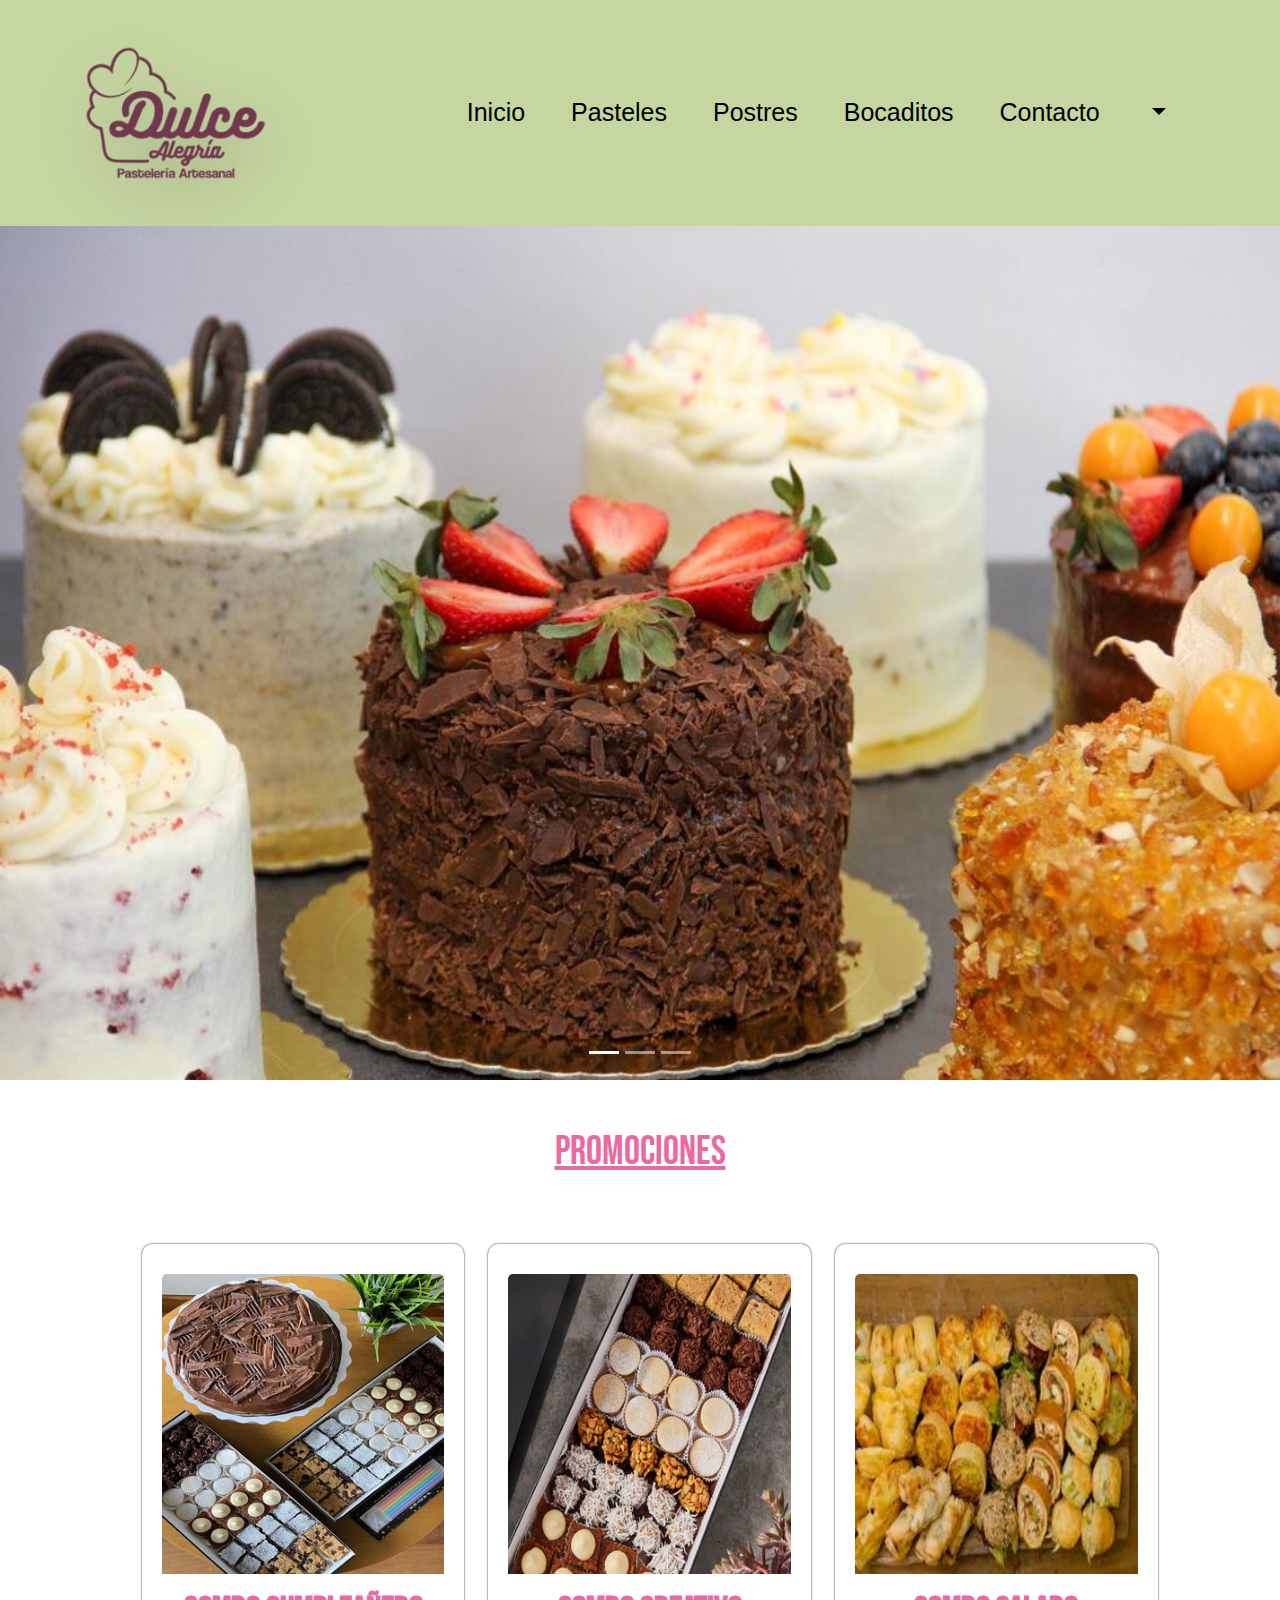
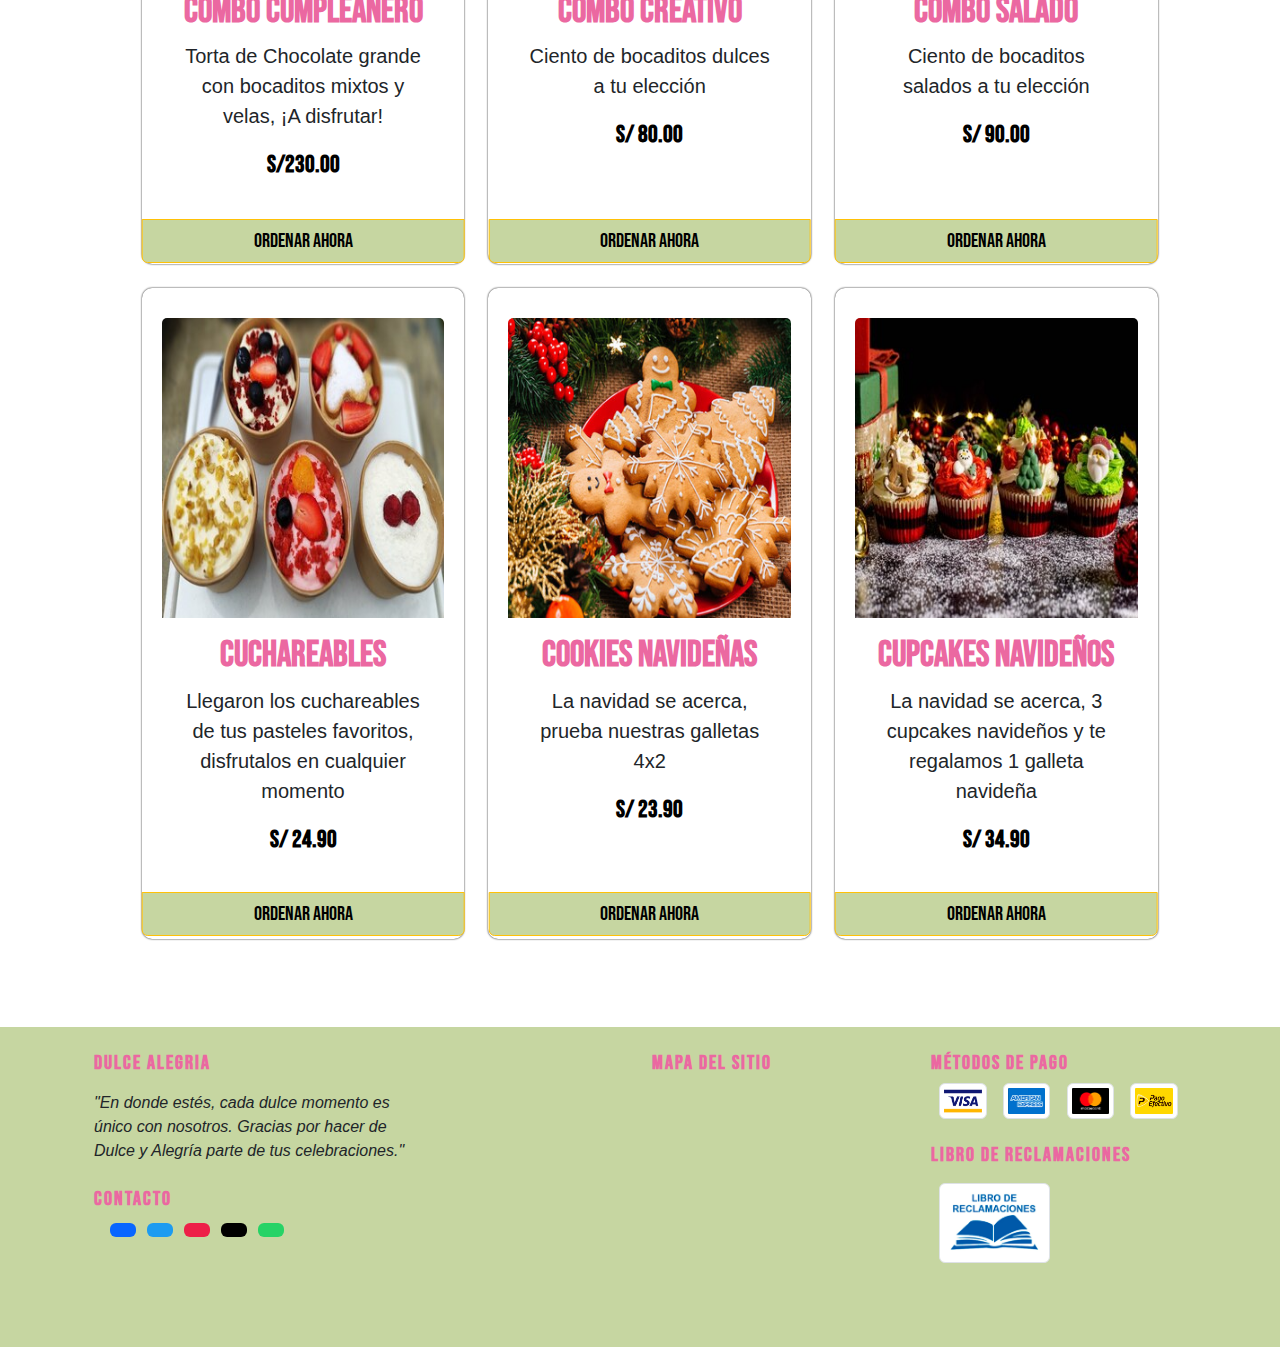
<file: Dulce Alegría/index.html>
<!DOCTYPE html>
<html lang="es">
<head>
    <meta charset="UTF-8">
    <meta name="viewport" content="width=device-width, initial-scale=1.0">
    <title>Dulce Alegría</title>
    <link rel="icon" type="image/x-icon" href="media/iconlogo.ico">
    <link href="https://cdn.jsdelivr.net/npm/bootstrap@5.3.3/dist/css/bootstrap.min.css" rel="stylesheet" integrity="sha384-QWTKZyjpPEjISv5WaRU9OFeRpok6YctnYmDr5pNlyT2bRjXh0JMhjY6hW+ALEwIH" crossorigin="anonymous">
    <link rel="stylesheet" href="https://cdnjs.cloudflare.com/ajax/libs/font-awesome/6.5.2/css/all.min.css" integrity="sha512-SnH5WK+bZxgPHs44uWIX+LLJAJ9/2PkPKZ5QiAj6Ta86w+fsb2TkcmfRyVX3pBnMFcV7oQPJkl9QevSCWr3W6A==" crossorigin="anonymous" referrerpolicy="no-referrer" />
    <link rel="preconnect" href="https://fonts.googleapis.com">
    <link rel="preconnect" href="https://fonts.gstatic.com" crossorigin>
    <link href="https://fonts.googleapis.com/css2?family=Bebas+Neue&display=swap" rel="stylesheet">
    <script src="https://code.jquery.com/jquery-3.6.0.min.js"></script>
    <link rel="stylesheet" href="css/style.css">
</head>
<body>
  <nav class="navbar navbar-expand-lg bg-body-tertiary" style="background-color: #C6D6A1 !important;">
      <div class="container-fluid">
          <a class="navbar-brand" href="#">
              <img class="sombra" src="media/logo.png" alt="Logo" width="200" height="200" class="d-inline-block align-text-top">
          </a>
        <button class="navbar-toggler" type="button" data-bs-toggle="collapse" data-bs-target="#navbarSupportedContent" aria-controls="navbarSupportedContent" aria-expanded="false" aria-label="Toggle navigation">
          <span class="navbar-toggler-icon"></span>
        </button>
        <div class="collapse navbar-collapse texto-dulce" id="navbarSupportedContent">
          <ul class="navbar-nav ms-auto mb-2 mb-lg-0">
            <li class="nav-item">
              <a class="nav-link active" aria-current="page" href="#">Inicio</a>
            </li>
            <li class="nav-item">
              <a class="nav-link active" href="pages/Pasteles.html">Pasteles</a>
            </li>
            <li class="nav-item">
              <a class="nav-link active" href="pages/Postres.html">Postres</a>
            </li>
            <li class="nav-item">
              <a class="nav-link active" href="pages/Bocaditos.html">Bocaditos</a>
            </li>
            <li class="nav-item">
              <a class="nav-link active" href="#footer"> Contacto </a> 
            </li>
            <li class="nav-item dropdown" id="user-menu">
              <a class="nav-link active dropdown-toggle" href="#" role="button" data-bs-toggle="dropdown" aria-expanded="false">
                <i class="fas fa-user"></i>
              </a>            
              <ul class="dropdown-menu">
                <li><a class="dropdown-item" href="pages/InicioSesion.html">Inicio de Sesión</a></li>
                <li><a class="dropdown-item" href="pages/Registro.html">Registro</a></li>
              </ul>
            </li>
            <li class="nav-item"> 
                <a class="carrito" href="pages/Delivery.html">
                  <i class="fa-solid fa-cart-shopping" style="color: #000000; margin-top: 13px;"></i>
                </a>
            </li>
          </ul>
        </div>
      </div>
  </nav>
  <div id="carouselExampleIndicators" class="carousel slide" data-bs-ride="carousel">
    <div class="carousel-indicators">
      <button type="button" data-bs-target="#carouselExampleIndicators" data-bs-slide-to="0" class="active" aria-current="true" aria-label="Slide 1"></button>
      <button type="button" data-bs-target="#carouselExampleIndicators" data-bs-slide-to="1" aria-label="Slide 2"></button>
      <button type="button" data-bs-target="#carouselExampleIndicators" data-bs-slide-to="2" aria-label="Slide 3"></button>
    </div>
    <div class="carousel-inner">
      <div class="carousel-item active" data-bs-interval="3500">
        <img src="media/Tortas.jpg" class ="d-block w-100" alt="...">
      </div>
      <div class="carousel-item" data-bs-interval="3500">
        <img src="media/muffins2.jpg" class="d-block w-100" alt="...">
      </div>
      <div class="carousel-item" data-bs-interval="3500">
        <img src="media/trufas2.jpg" class="d-block w-100" alt="...">
      </div>
    </div>
    <button class="carousel-control-prev" type="button" data-bs-target="#carouselExampleIndicators" data-bs-slide="prev">
      <span class="carousel-control-prev-icon" aria-hidden="true"></span>
      <span class="visually-hidden">Previous</span>
    </button>
    <button class="carousel-control-next" type="button" data-bs-target="#carouselExampleIndicators" data-bs-slide="next">
      <span class="carousel-control-next-icon" aria-hidden="true"></span>
      <span class="visually-hidden">Next</span>
    </button>
  </div>
  <div class="container mt-5" id="promociones">
  <h1 class="d-flex justify-content-center mt-5" style="color: #EB68A1; text-decoration: underline">Promociones</h1>
  <div id="alert-container"></div>
    <section class="productos">
        <div class="row">
            <div class="col-lg-4 col-md-6 col-sm-12 mb-4">
                <div class="card">
                    <img src="media/promo1.jpg" class="card-img-top" alt="Promoción 1">
                    <div class="card-body">
                        <h5 class="card-title">Combo Cumpleañero</h5>
                        <p class="card-text">Torta de Chocolate grande con bocaditos mixtos y velas, ¡A disfrutar!</p>
                        <p class="card-price">S/230.00</p>
                        <a href="#promociones" class="btn btn-warning mt-2 order-button color" >Ordenar Ahora</a>
                    </div>
                </div>
            </div>
            <div class="col-lg-4 col-md-6 col-sm-12 mb-4">
                <div class="card">
                    <img src="media/promo2.jpg" class="card-img-top" alt="Promocion 2">
                    <div class="card-body">
                        <h5 class="card-title">Combo Creativo</h5>
                        <p class="card-text">Ciento de bocaditos dulces a tu elección</p>
                        <p class="card-price">S/ 80.00</p>
                        <a href="#promociones" class="btn btn-warning mt-2 order-button color" >Ordenar Ahora</a>
                    </div>
                </div>
            </div>
            <div class="col-lg-4 col-md-6 col-sm-12 mb-4">
                <div class="card">
                    <img src="media/promo3.jpeg" class="card-img-top" alt="Promocion 3">
                    <div class="card-body">
                        <h5 class="card-title">Combo Salado</h5>
                        <p class="card-text">Ciento de bocaditos salados a tu elección</p>
                        <p class="card-price">S/ 90.00</p>
                        <a href="#promociones" class="btn btn-warning mt-2 order-button color" >Ordenar Ahora</a>
                    </div>
                </div>
            </div>
            
            <div class="col-lg-4 col-md-6 col-sm-12 mb-4">
              <div class="card">
                  <img src="media/promo5.jpg" class="card-img-top" alt="Promocion 5">
                  <div class="card-body">
                      <h5 class="card-title">Cuchareables</h5>
                      <p class="card-text">Llegaron los cuchareables de tus pasteles favoritos, disfrutalos en cualquier momento</p>
                      <p class="card-price">S/ 24.90</p>
                      <a href="#promociones" class="btn btn-warning mt-2 order-button color" >Ordenar Ahora</a>
                  </div>
              </div>
            </div>
            <div class="col-lg-4 col-md-6 col-sm-12 mb-4">
              <div class="card">
                  <img src="media/promo4.jpg" class="card-img-top" alt="Promocion 4">
                  <div class="card-body">
                    <h5 class="card-title">Cookies Navideñas</h5>
                    <p class="card-text">La navidad se acerca, prueba nuestras galletas 4x2</p>
                      <p class="card-price">S/ 23.90</p>
                      <a href="#promociones" class="btn btn-warning mt-2 order-button color" >Ordenar Ahora</a>
                  </div>
              </div>
            </div>
            <div class="col-lg-4 col-md-6 col-sm-12 mb-4">
              <div class="card">
                  <img src="media/promo6.jpg" class="card-img-top" alt="Promocion 6">
                  <div class="card-body">
                    <h5 class="card-title">Cupcakes Navideños</h5>
                    <p class="card-text">La navidad se acerca, 3 cupcakes navideños y te regalamos 1 galleta navideña</p>
                      <p class="card-price">S/ 34.90</p>
                      <a href="#promociones" class="btn btn-warning mt-2 order-button color" >Ordenar Ahora</a>
                  </div>
              </div>
            </div>
          </div>
    </section>
  </div>
 
  <footer id="footer">
    <div class="container p-4 mt-4">
      <div class="row">
        <div class="col-lg-6 col-md-12 mb-4">
          <h5 class="mb-3" style="letter-spacing: 2px; color: #EB68A1;">Dulce Alegria</h5>
          <p class="mb-4 texto-dulce" style="font-style: italic;" >
            "En donde estés, cada dulce momento es 
              <br>
              único con nosotros. Gracias por hacer de
              <br>
              Dulce y Alegría parte de tus celebraciones."
          </p>
          <h5 class="mb-2 " style="letter-spacing: 2px; color: #EB68A1; font-weight: bold;">Contacto</h5>
          <div class="container">
            <section class="mb-4">
              <a class="btn text-white btn-floating m-1" style="background-color: #0866ff;" href="#footer"  role="button"><i class="fab fa-facebook-f"></i></a>
              <a class="btn text-white btn-floating m-1" style="background-color: #1d9bf0;" href="#footer"  role="button"><i class="fab fa-twitter"></i></a>
              <a class="btn text-white btn-floating m-1" style="background-color: #ed2048;" href="#footer"  role="button"><i class="fab fa-instagram"></i></a>
              <a class="btn text-white btn-floating m-1" style="background-color: #000000;" href="#footer"  role="button"><i class="fab fa-tiktok"></i></a>
              <a class="btn text-white btn-floating m-1" style="background-color: #26d366;" href="#footer"  role="button"><i class="fab fa-whatsapp"></i></a>
            </section>
          </div>
        </div>
        <div class="col-lg-3 col-md-6 mb-4"> 
          <h5 class="mb-3" style="letter-spacing: 2px; color: #EB68A1"> Mapa del Sitio</h5>
          <div class="mapa">
            <iframe src="https://www.google.com/maps/embed?pb=!1m17!1m12!1m3!1d975.216938717923!2d-77.03439173038214!3d-12.121199688051727!2m3!1f0!2f0!3f0!3m2!1i1024!2i768!4f13.1!3m2!1m1!2zMTLCsDA3JzE2LjMiUyA3N8KwMDInMDEuNSJX!5e0!3m2!1ses!2spe!4v1717560423430!5m2!1ses!2spe" 
            width="200" height="200" style="border:0;" allowfullscreen="" loading="lazy" referrerpolicy="no-referrer-when-downgrade"></iframe>
          </div>
        </div>
        <div class="col-lg-3 col-md-6 mb-2">
          <h5 class="mb-0" style="letter-spacing: 2px; color: #EB68A1; font-weight: bold;">Métodos de Pago</h5>
          <div class="d-flex flex-row bd-highlight mb-3">
            <div class="p-2 bd-highlight flex-*-shrink-1"><img src="media/visaicon.png" class="img-thumbnail"></div>
            <div class="p-2 bd-highlight flex-*-shrink-1"><img src="media/amexpicon.png" class="img-thumbnail"></div>
            <div class="p-2 bd-highlight flex-*-shrink-1"><img src="media/mastercardicon.png" class="img-thumbnail"></div>
            <div class="p-2 bd-highlight flex-*-shrink-1"><img src="media/pageficon.png" class="img-thumbnail"></div>
          </div>
          <h5 class="" style="letter-spacing: 2px; color: #EB68A1; font-weight: bold;">Libro de Reclamaciones</h5>
          <div class="p-2 bd-highlight flex-*-shrink-1" style="width: 50%;"><img src="media/librec.png" class="img-thumbnail"></div>
        </div>
      </div>
    </div>
  </footer>
  <script src="https://cdn.jsdelivr.net/npm/bootstrap@5.3.3/dist/js/bootstrap.bundle.min.js" integrity="sha384-YvpcrYf0tY3lHB60NNkmXc5s9fDVZLESaAA55NDzOxhy9GkcIdslK1eN7N6jIeHz" crossorigin="anonymous"></script>
  
</body>
</html>
</file>
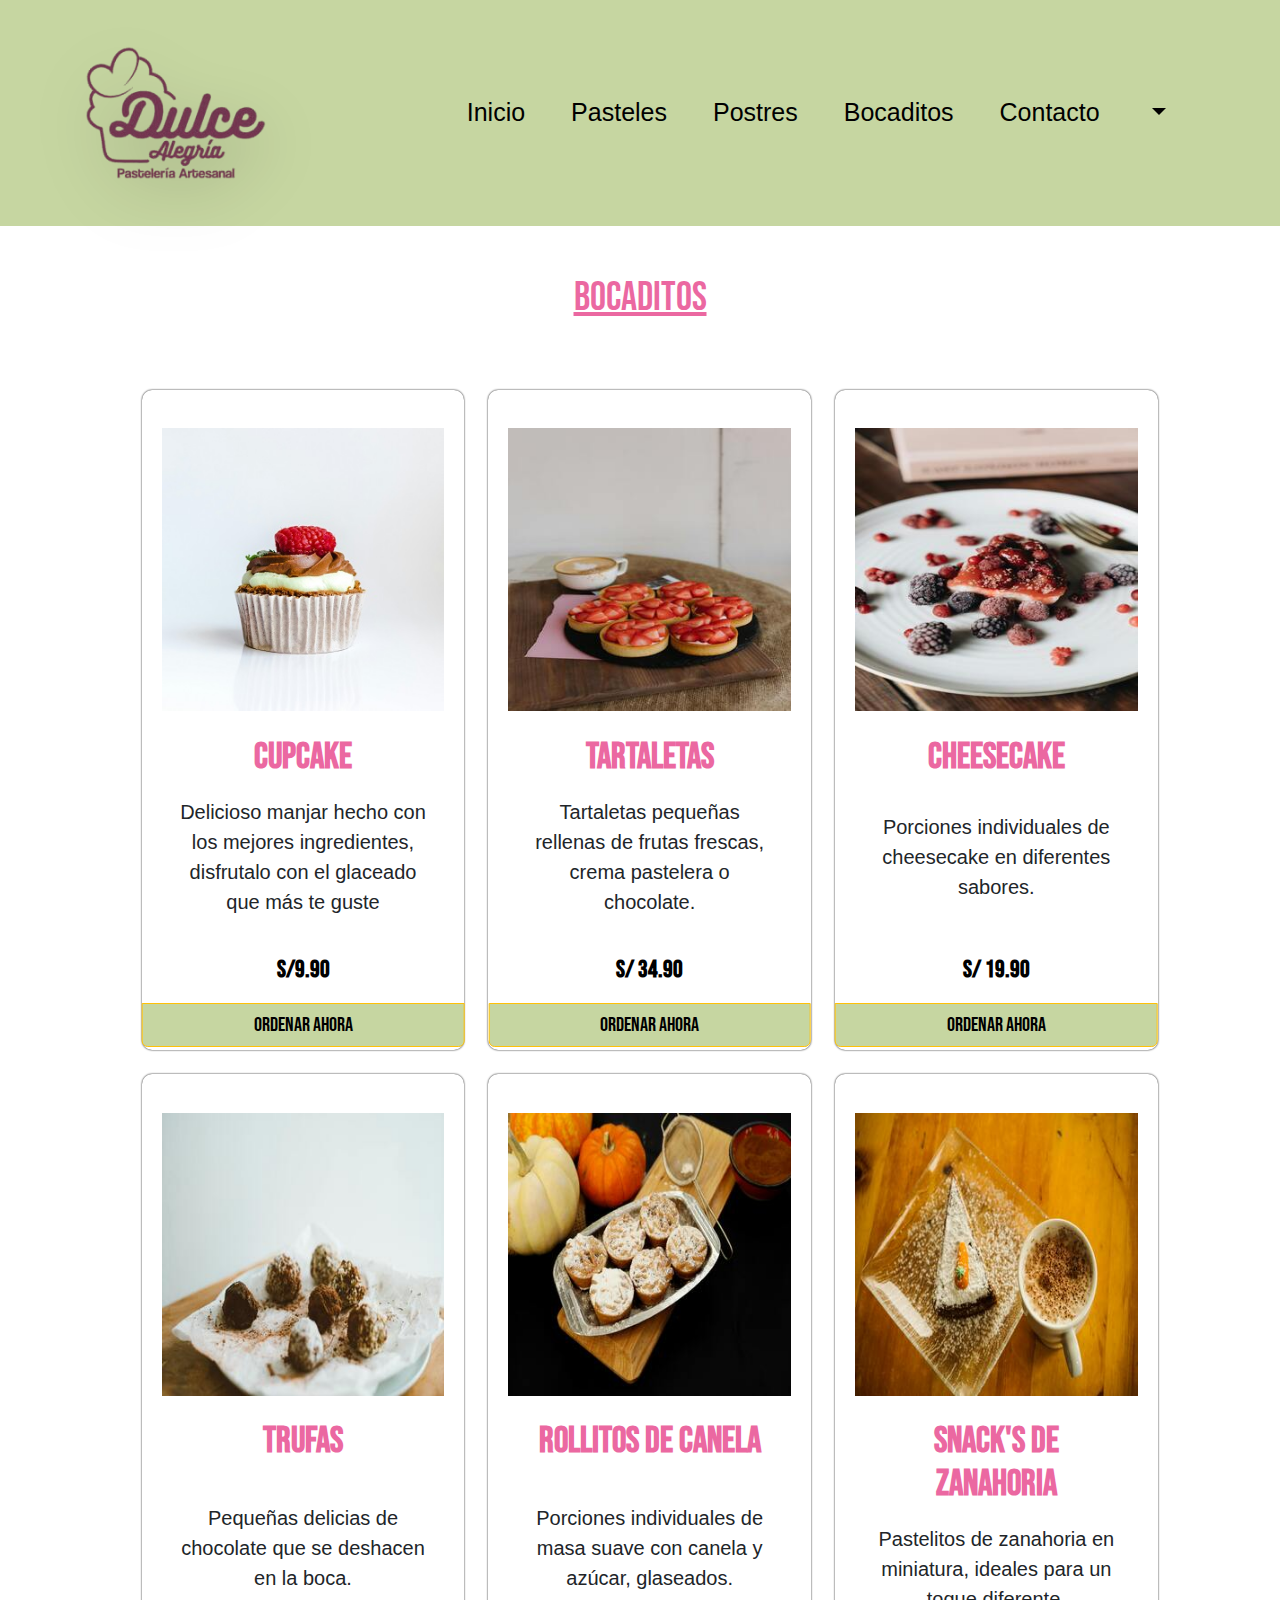
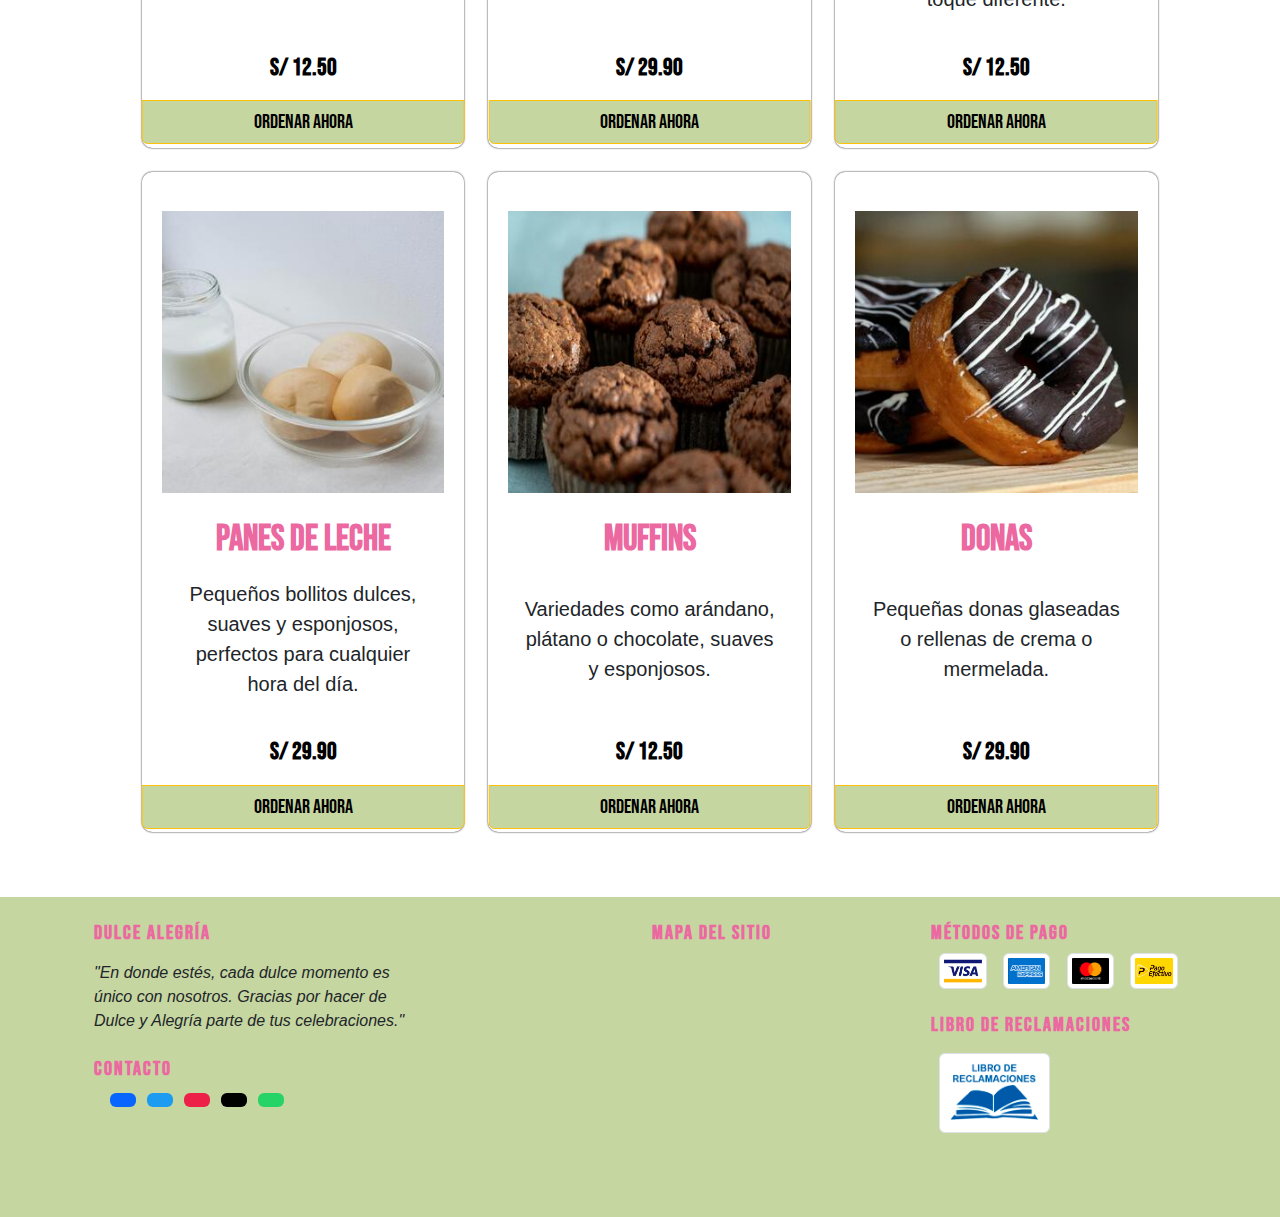
<file: Dulce Alegría/pages/Bocaditos.html>
<!DOCTYPE html>
<html lang="es">
<head>
    <meta charset="UTF-8">
    <meta name="viewport" content="width=device-width, initial-scale=1.0">
    <title>Bocaditos | Dulce Alegría</title>
    <link rel="icon" type="image/x-icon" href="../media/iconlogo.ico">
    <link href="https://cdn.jsdelivr.net/npm/bootstrap@5.3.3/dist/css/bootstrap.min.css" rel="stylesheet" integrity="sha384-QWTKZyjpPEjISv5WaRU9OFeRpok6YctnYmDr5pNlyT2bRjXh0JMhjY6hW+ALEwIH" crossorigin="anonymous">
    <link rel="stylesheet" href="https://cdnjs.cloudflare.com/ajax/libs/font-awesome/6.5.2/css/all.min.css" integrity="sha512-SnH5WK+bZxgPHs44uWIX+LLJAJ9/2PkPKZ5QiAj6Ta86w+fsb2TkcmfRyVX3pBnMFcV7oQPJkl9QevSCWr3W6A==" crossorigin="anonymous" referrerpolicy="no-referrer" />
    <link rel="preconnect" href="https://fonts.googleapis.com">
    <link rel="preconnect" href="https://fonts.gstatic.com" crossorigin>
    <link href="https://fonts.googleapis.com/css2?family=Bebas+Neue&display=swap" rel="stylesheet">
    <script src="https://code.jquery.com/jquery-3.6.0.min.js"></script>
    <link rel="stylesheet" href="../css/style.css">
    <link rel="stylesheet" href="../css/Bocaditos.css">
</head>
<body>
  <nav class="navbar navbar-expand-lg bg-body-tertiary" style="background-color: #C6D6A1 !important;">
    <div class="container-fluid">
        <a class="navbar-brand" href="../index.html">
            <img class="sombra" src="../media/logo.png" alt="Logo" width="200" height="200" class="d-inline-block align-text-top">
        </a>
      <button class="navbar-toggler" type="button" data-bs-toggle="collapse" data-bs-target="#navbarSupportedContent" aria-controls="navbarSupportedContent" aria-expanded="false" aria-label="Toggle navigation">
        <span class="navbar-toggler-icon"></span>
      </button>
      <div class="collapse navbar-collapse texto-dulce" id="navbarSupportedContent">
        <ul class="navbar-nav ms-auto mb-2 mb-lg-0">
          <li class="nav-item">
            <a class="nav-link active" aria-current="page" href="../index.html">Inicio</a>
          </li>
          <li class="nav-item">
            <a class="nav-link active" href="Pasteles.html">Pasteles</a>
          </li>
          <li class="nav-item">
            <a class="nav-link active" href="Postres.html">Postres</a>
          </li>
          <li class="nav-item">
            <a class="nav-link active" href="Bocaditos.html">Bocaditos</a>
          </li>
          <li class="nav-item">
            <a class="nav-link active" href="#footer"> Contacto </a> 
          </li>
          <li class="nav-item dropdown" id="user-menu">
            <a class="nav-link active dropdown-toggle" href="#" role="button" data-bs-toggle="dropdown" aria-expanded="false">
              <i class="fas fa-user"></i>
            </a>
            <ul class="dropdown-menu">
              <li><a class="dropdown-item" href="../pages/InicioSesion.html">Inicio de Sesión</a></li>
              <li><a class="dropdown-item" href="../pages/Registro.html">Registro</a></li>
            </ul>
          </li>
          <li class="nav-item"> 
            <a class="carrito" href="../pages/Delivery.html">
              <i class="fa-solid fa-cart-shopping" style="color: #000000; margin-top: 13px;"></i>
            </a>
          </li>
        </ul>
      </div>
    </div>
  </nav>
    
  <div class="container mt-5">
    <h1 class="d-flex justify-content-center mt-5" style="color: #EB68A1; text-decoration: underline">Bocaditos</h1>
    <div id="alert-container"></div>
    <section class="productos">
        <div class="row">
            <div class="col-lg-4 col-md-6 col-sm-12 mb-4">
                <div class="card">
                    <img src="../media/cupcake.jpg" class="card-img-top" alt="Cupcakes">
                    <div class="card-body">
                        <h5 class="card-title">CUPCAKE</h5>
                        <p class="card-text">Delicioso manjar hecho con los mejores ingredientes, disfrutalo con el glaceado que más te guste</p>
                        <p class="card-price">S/9.90</p>
                        <a href="#" class="btn btn-warning mt-2 order-button color" >Ordenar Ahora</a>
                    </div>
                </div>
            </div>
            <div class="col-lg-4 col-md-6 col-sm-12 mb-4">
                <div class="card">
                    <img src="../media/tartaletas.jpg" class="card-img-top" alt="Tartaletas">
                    <div class="card-body">
                        <h5 class="card-title">Tartaletas</h5>
                        <p class="card-text">Tartaletas pequeñas rellenas de frutas frescas, crema pastelera o chocolate.</p>
                        <p class="card-price">S/ 34.90</p>
                        <a href="#" class="btn btn-warning mt-2 order-button color" >Ordenar Ahora</a>
                    </div>
                </div>
            </div>
            <div class="col-lg-4 col-md-6 col-sm-12 mb-4">
                <div class="card">
                    <img src="../media/cheesecake.jpg" class="card-img-top" alt="Cheesecake">
                    <div class="card-body">
                        <h5 class="card-title">Cheesecake</h5>
                        <p class="card-text">Porciones individuales de cheesecake en diferentes sabores.</p>
                        <p class="card-price">S/ 19.90</p>
                        <a href="#" class="btn btn-warning mt-2 order-button color" >Ordenar Ahora</a>
                    </div>
                </div>
            </div>
            
            <div class="col-lg-4 col-md-6 col-sm-12 mb-4">
              <div class="card">
                  <img src="../media/trufas.jpg" class="card-img-top" alt="Trufas">
                  <div class="card-body">
                    <h5 class="card-title">Trufas</h5>
                    <p class="card-text">Pequeñas delicias de chocolate que se deshacen en la boca.</p>
                      <p class="card-price">S/ 12.50</p>
                      <a href="#" class="btn btn-warning mt-2 order-button color" >Ordenar Ahora</a>
                  </div>
              </div>
            </div>
            <div class="col-lg-4 col-md-6 col-sm-12 mb-4">
              <div class="card">
                  <img src="../media/canela.jpg" class="card-img-top" alt="Rollitos de Canela">
                  <div class="card-body">
                    <h5 class="card-title">Rollitos de Canela</h5>
                    <p class="card-text">Porciones individuales de masa suave con canela y azúcar, glaseados.</p>
                      <p class="card-price">S/ 29.90</p>
                      <a href="#" class="btn btn-warning mt-2 order-button color" >Ordenar Ahora</a>
                  </div>
              </div>
            </div>
            <div class="col-lg-4 col-md-6 col-sm-12 mb-4">
              <div class="card">
                  <img src="../media/zanahoria.jpg" class="card-img-top" alt="Zanahoria">
                  <div class="card-body">
                    <h5 class="card-title">Snack's de Zanahoria</h5>
                    <p class="card-text">Pastelitos de zanahoria en miniatura, ideales para un toque diferente.</p>
                      <p class="card-price">S/ 12.50</p>
                      <a href="#" class="btn btn-warning mt-2 order-button color" >Ordenar Ahora</a>
                  </div>
              </div>
            </div>
            <div class="col-lg-4 col-md-6 col-sm-12 mb-4">
              <div class="card">
                  <img src="../media/leche.jpg" class="card-img-top" alt="Panes de Leche">
                  <div class="card-body">
                    <h5 class="card-title">Panes de Leche</h5>
                    <p class="card-text">Pequeños bollitos dulces, suaves y esponjosos, perfectos para cualquier hora del día.</p>
                      <p class="card-price">S/ 29.90</p>
                      <a href="#" class="btn btn-warning mt-2 order-button color" >Ordenar Ahora</a>
                  </div>
              </div>
            </div>
            <div class="col-lg-4 col-md-6 col-sm-12 mb-4">
              <div class="card">
                  <img src="../media/muffins.jpg" class="card-img-top" alt="Muffins">
                  <div class="card-body">
                    <h5 class="card-title">Muffins</h5>
                    <p class="card-text">Variedades como arándano, plátano o chocolate, suaves y esponjosos.</p>
                      <p class="card-price">S/ 12.50</p>
                      <a href="#" class="btn btn-warning mt-2 order-button color" >Ordenar Ahora</a>
                  </div>
              </div>
            </div>
           <div class="col-lg-4 col-md-6 col-sm-12 mb-4">
              <div class="card">
                  <img src="../media/Donas.jpg" class="card-img-top" alt="Donas">
                  <div class="card-body">
                    <h5 class="card-title">Donas</h5>
                    <p class="card-text">Pequeñas donas glaseadas o rellenas de crema o mermelada.</p>
                      <p class="card-price">S/ 29.90</p>
                      <a href="#" class="btn btn-warning mt-2 order-button color" >Ordenar Ahora</a>
                  </div>
              </div>
           </div>
        </div>
    </section>
  </div>

    <footer id="footer">
      <div class="container p-4">
        <div class="row">
          <div class="col-lg-6 col-md-12 mb-4">
            <h5 class="mb-3" style="letter-spacing: 2px; color: #EB68A1;">Dulce Alegría</h5>
            <p class="mb-4 texto-dulce" style="font-style: italic;">
              "En donde estés, cada dulce momento es 
              <br>
              único con nosotros. Gracias por hacer de
              <br>
              Dulce y Alegría parte de tus celebraciones."
            </p>
            <h5 class="mb-2 " style="letter-spacing: 2px; color: #EB68A1; font-weight: bold;">Contacto</h5>
            <div class="container">
              <section class="mb-4">
                <a class="btn text-white btn-floating m-1" style="background-color: #0866ff;" href="#footer"  role="button"><i class="fab fa-facebook-f"></i></a>
                <a class="btn text-white btn-floating m-1" style="background-color: #1d9bf0;" href="#footer"  role="button"><i class="fab fa-twitter"></i></a>
                <a class="btn text-white btn-floating m-1" style="background-color: #ed2048;" href="#footer"  role="button"><i class="fab fa-instagram"></i></a>
                <a class="btn text-white btn-floating m-1" style="background-color: #000000;" href="#footer"  role="button"><i class="fab fa-tiktok"></i></a>
                <a class="btn text-white btn-floating m-1" style="background-color: #26d366;" href="#footer"  role="button"><i class="fab fa-whatsapp"></i></a>
              </section>
            </div>
          </div>
          <div class="col-lg-3 col-md-6 mb-4">
            <h5 class="mb-3" style="letter-spacing: 2px; color: #EB68A1">Mapa del Sitio</h5>
            <div class="mapa">
              <iframe src="https://www.google.com/maps/embed?pb=!1m17!1m12!1m3!1d975.216938717923!2d-77.03439173038214!3d-12.121199688051727!2m3!1f0!2f0!3f0!3m2!1i1024!2i768!4f13.1!3m2!1m1!2zMTLCsDA3JzE2LjMiUyA3N8KwMDInMDEuNSJX!5e0!3m2!1ses!2spe!4v1717560423430!5m2!1ses!2spe" 
              width="200" height="200" style="border:0;" allowfullscreen="" loading="lazy" referrerpolicy="no-referrer-when-downgrade"></iframe>
            </div>
          </div>
          <div class="col-lg-3 col-md-6 mb-2">
            <h5 class="mb-0" style="letter-spacing: 2px; color: #EB68A1; font-weight: bold;">Métodos de Pago</h5>
            <div class="d-flex flex-row bd-highlight mb-3">
              <div class="p-2 bd-highlight flex-*-shrink-1"><img src="../media/visaicon.png" class="img-thumbnail"></div>
              <div class="p-2 bd-highlight flex-*-shrink-1"><img src="../media/amexpicon.png" class="img-thumbnail"></div>
              <div class="p-2 bd-highlight flex-*-shrink-1"><img src="../media/mastercardicon.png" class="img-thumbnail"></div>
              <div class="p-2 bd-highlight flex-*-shrink-1"><img src="../media/pageficon.png" class="img-thumbnail"></div>
            </div>
            <h5 class="" style="letter-spacing: 2px; color: #EB68A1; font-weight: bold;">Libro de Reclamaciones</h5>
            <div class="p-2 bd-highlight flex-*-shrink-1" style="width: 50%;"><img src="../media/librec.png" class="img-thumbnail"></div>
          </div>
        </div>
      </div>
    </footer>
  <script src="https://cdn.jsdelivr.net/npm/bootstrap@5.3.3/dist/js/bootstrap.bundle.min.js" integrity="sha384-YvpcrYf0tY3lHB60NNkmXc5s9fDVZLESaAA55NDzOxhy9GkcIdslK1eN7N6jIeHz" crossorigin="anonymous"></script>
  
</body>
</html>
</file>
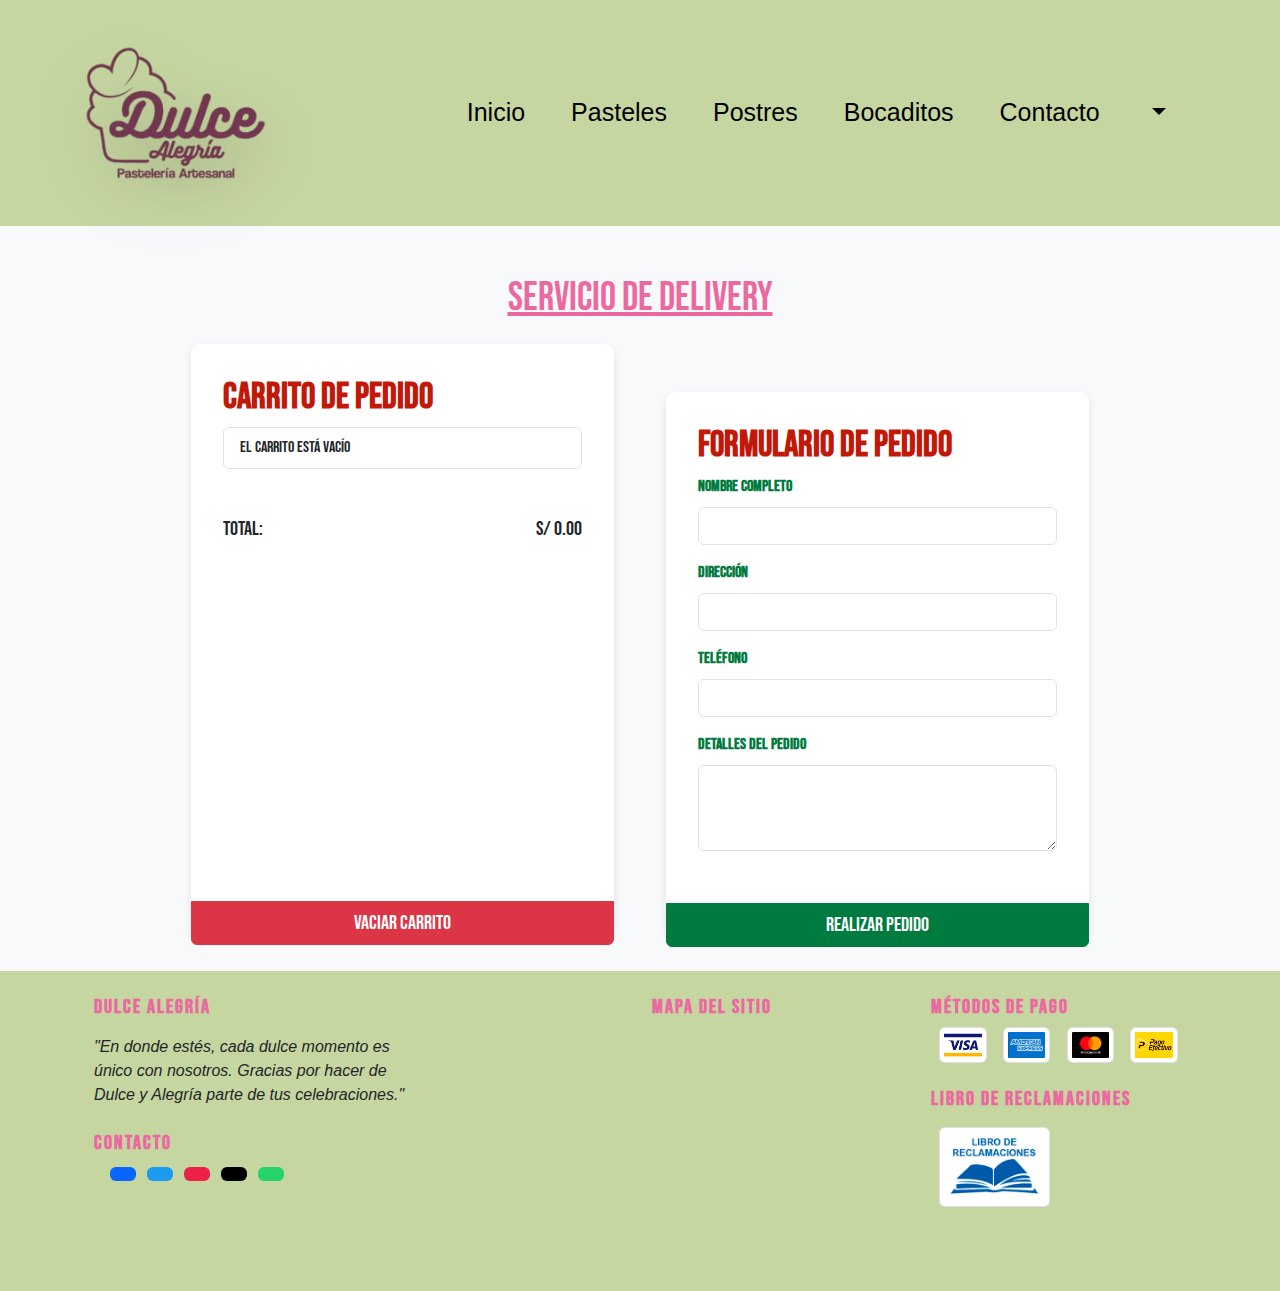
<file: Dulce Alegría/pages/Delivery.html>
<!DOCTYPE html>
<html lang="es">
<head>
    <meta charset="UTF-8">
    <meta name="viewport" content="width=device-width, initial-scale=1.0">
    <title>Servicio de Delivery</title>
    <link rel="icon" type="image/x-icon" href="../media/iconlogo.ico">
    <link href="https://cdn.jsdelivr.net/npm/bootstrap@5.3.3/dist/css/bootstrap.min.css" rel="stylesheet" integrity="sha384-QWTKZyjpPEjISv5WaRU9OFeRpok6YctnYmDr5pNlyT2bRjXh0JMhjY6hW+ALEwIH" crossorigin="anonymous">
    <link rel="stylesheet" href="https://cdnjs.cloudflare.com/ajax/libs/font-awesome/6.5.2/css/all.min.css" integrity="sha512-SnH5WK+bZxgPHs44uWIX+LLJAJ9/2PkPKZ5QiAj6Ta86w+fsb2TkcmfRyVX3pBnMFcV7oQPJkl9QevSCWr3W6A==" crossorigin="anonymous" referrerpolicy="no-referrer" />
    <link rel="preconnect" href="https://fonts.googleapis.com">
    <link rel="preconnect" href="https://fonts.gstatic.com" crossorigin>
    <link href="https://fonts.googleapis.com/css2?family=Bebas+Neue&display=swap" rel="stylesheet">
    <script src="https://code.jquery.com/jquery-3.6.0.min.js"></script>
    <link rel="stylesheet" href="../css/style.css">
    <link rel="stylesheet" href="../css/delivery.css">
</head>
<body>
<nav class="navbar navbar-expand-lg bg-body-tertiary" style="background-color: #C6D6A1 !important;">
    <div class="container-fluid">
        <a class="navbar-brand" href="../index.html">
            <img class="sombra" src="../media/logo.png" alt="Logo" width="200" height="200" class="d-inline-block align-text-top">
        </a>
        <button class="navbar-toggler" type="button" data-bs-toggle="collapse" data-bs-target="#navbarSupportedContent" aria-controls="navbarSupportedContent" aria-expanded="false" aria-label="Toggle navigation">
            <span class="navbar-toggler-icon"></span>
        </button>
        <div class="collapse navbar-collapse texto-dulce" id="navbarSupportedContent">
            <ul class="navbar-nav ms-auto mb-2 mb-lg-0">
                <li class="nav-item">
                    <a class="nav-link active" aria-current="page" href="../index.html">Inicio</a>
                </li>
                <li class="nav-item">
                    <a class="nav-link active" href="Pasteles.html">Pasteles</a>
                  </li>
                  <li class="nav-item">
                    <a class="nav-link active" href="Postres.html">Postres</a>
                  </li>
                  <li class="nav-item">
                    <a class="nav-link active" href="Bocaditos.html">Bocaditos</a>
                  </li>
                  <li class="nav-item">
                    <a class="nav-link active" href="#footer"> Contacto </a> 
                  </li>
                <li class="nav-item dropdown" id="user-menu">
                    <a class="nav-link active dropdown-toggle" href="#" role="button" data-bs-toggle="dropdown" aria-expanded="false">
                      <i class="fas fa-user"></i>
                    </a>
                    <ul class="dropdown-menu">
                      <li><a class="dropdown-item" href="../pages/InicioSesion.html">Inicio de Sesión</a></li>
                      <li><a class="dropdown-item" href="../pages/Registro.html">Registro</a></li>
                    </ul>
                  </li>
                <li class="nav-item"> 
                  <a class="carrito" href="../pages/Delivery.html">
                    <i class="fa-solid fa-cart-shopping" style="color: #000000; margin-top: 13px;"></i>
                  </a>
                </li>
            </ul>
        </div>
    </div>
</nav>

<div class="container mt-5 mb-5">
    <h1 class="d-flex justify-content-center mt-5" style="color: #EB68A1; text-decoration: underline">Servicio de Delivery</h1>
    <div id="alert-container"></div>
    <div class="row justify-content-center">
        <div class="col-md-5 d-flex">
            <div class="card mb-4 w-100">
                <div class="card-body d-flex flex-column">
                    <h5 class="card-title">Carrito de Pedido</h5>
                    <ul class="list-group">
                        <li class="list-group-item">El carrito está vacío</li>
                    </ul>
                    <div class="d-flex justify-content-between align-items-center mt-5">
                        <h5 class="mb-0">Total:</h5>
                        <h5 class="mb-0">S/ 0.00</h5>
                    </div>
                    <button class="btn btn-danger w-100 mt-3">Vaciar Carrito</button>
                </div>
            </div>
        </div>
        <div class="col-md-5 mt-5 d-flex">
            <div class="card mb-4 w-100">
                <div class="card-body d-flex flex-column">
                    <h5 class="card-title">Formulario de Pedido</h5>
                    <form  action="#">
                        <input type="hidden" id="cliente_dni" name="cliente_dni">
                        <div class="mb-3">
                            <label for="name" class="form-label">Nombre Completo</label>
                            <input type="text" class="form-control texto-dulce" id="name" name="name" required>
                        </div>
                        <div class="mb-3">
                            <label for="address" class="form-label">Dirección</label>
                            <input type="text" class="form-control texto-dulce" id="address" name="address" required>
                        </div>
                        <div class="mb-3">
                            <label for="phone" class="form-label">Teléfono</label>
                            <input type="text" class="form-control texto-dulce" id="phone" name="phone" required>
                        </div>
                        <div class="mb-3 flex-grow-1">
                            <label for="order_details" class="form-label">Detalles del Pedido</label>
                            <textarea class="form-control texto-dulce" id="order_details" name="order_details" rows="3" required></textarea>
                        </div>
                        <input type="hidden" id="carrito" name="carrito">
                        <button type="submit" class="btn btn-primary mt-3 w-100">Realizar Pedido</button>
                    </form>
                </div>
            </div>
        </div>
    </div>
</div>

<footer id="footer">
    <div class="container p-4">
        <div class="row">
            <div class="col-lg-6 col-md-12 mb-4">
                <h5 class="mb-3" style="letter-spacing: 2px; color: #EB68A1;">Dulce Alegría</h5>
                <p class="mb-4 texto-dulce" style="font-style: italic;">
                    "En donde estés, cada dulce momento es 
              <br>
              único con nosotros. Gracias por hacer de
              <br>
              Dulce y Alegría parte de tus celebraciones."
                </p>
                <h5 class="mb-2 " style="letter-spacing: 2px; color: #EB68A1; font-weight: bold;">Contacto</h5>
                <div class="container">
                    <section class="mb-4">
                        <a class="btn text-white btn-floating m-1" style="background-color: #0866ff;" href="#footer"  role="button"><i class="fab fa-facebook-f"></i></a>
                        <a class="btn text-white btn-floating m-1" style="background-color: #1d9bf0;" href="#footer"  role="button"><i class="fab fa-twitter"></i></a>
                        <a class="btn text-white btn-floating m-1" style="background-color: #ed2048;" href="#footer"  role="button"><i class="fab fa-instagram"></i></a>
                        <a class="btn text-white btn-floating m-1" style="background-color: #000000;" href="#footer"  role="button"><i class="fab fa-tiktok"></i></a>
                        <a class="btn text-white btn-floating m-1" style="background-color: #26d366;" href="#footer"  role="button"><i class="fab fa-whatsapp"></i></a>
                      </section>
                </div>
            </div>
            <div class="col-lg-3 col-md-6 mb-4">
                <h5 class="mb-3" style="letter-spacing: 2px; color: #EB68A1">Mapa del Sitio</h5>
                <div class="mapa">
                    <iframe src="https://www.google.com/maps/embed?pb=!1m17!1m12!1m3!1d975.216938717923!2d-77.03439173038214!3d-12.121199688051727!2m3!1f0!2f0!3f0!3m2!1i1024!2i768!4f13.1!3m2!1m1!2zMTLCsDA3JzE2LjMiUyA3N8KwMDInMDEuNSJX!5e0!3m2!1ses!2spe!4v1717560423430!5m2!1ses!2spe" width="200" height="200" style="border:0;" allowfullscreen="" loading="lazy" referrerpolicy="no-referrer-when-downgrade"></iframe>
                </div>
            </div>
            <div class="col-lg-3 col-md-6 mb-2">
                <h5 class="mb-0" style="letter-spacing: 2px; color: #EB68A1; font-weight: bold;">Métodos de Pago</h5>
                <div class="d-flex flex-row bd-highlight mb-3">
                    <div class="p-2 bd-highlight flex-*-shrink-1"><img src="../media/visaicon.png" class="img-thumbnail"></div>
                    <div class="p-2 bd-highlight flex-*-shrink-1"><img src="../media/amexpicon.png" class="img-thumbnail"></div>
                    <div class="p-2 bd-highlight flex-*-shrink-1"><img src="../media/mastercardicon.png" class="img-thumbnail"></div>
                    <div class="p-2 bd-highlight flex-*-shrink-1"><img src="../media/pageficon.png" class="img-thumbnail"></div>
                </div>
                <h5 class="" style="letter-spacing: 2px; color: #EB68A1; font-weight: bold;">Libro de Reclamaciones</h5>
                <div class="p-2 bd-highlight flex-*-shrink-1" style="width: 50%;"><img src="../media/librec.png" class="img-thumbnail"></div>
            </div>
        </div>
    </div>
</footer>
<script src="https://cdn.jsdelivr.net/npm/bootstrap@5.3.3/dist/js/bootstrap.bundle.min.js" integrity="sha384-YvpcrYf0tY3lHB60NNkmXc5s9fDVZLESaAA55NDzOxhy9GkcIdslK1eN7N6jIeHz" crossorigin="anonymous"></script>
</body>
</html>
</file>
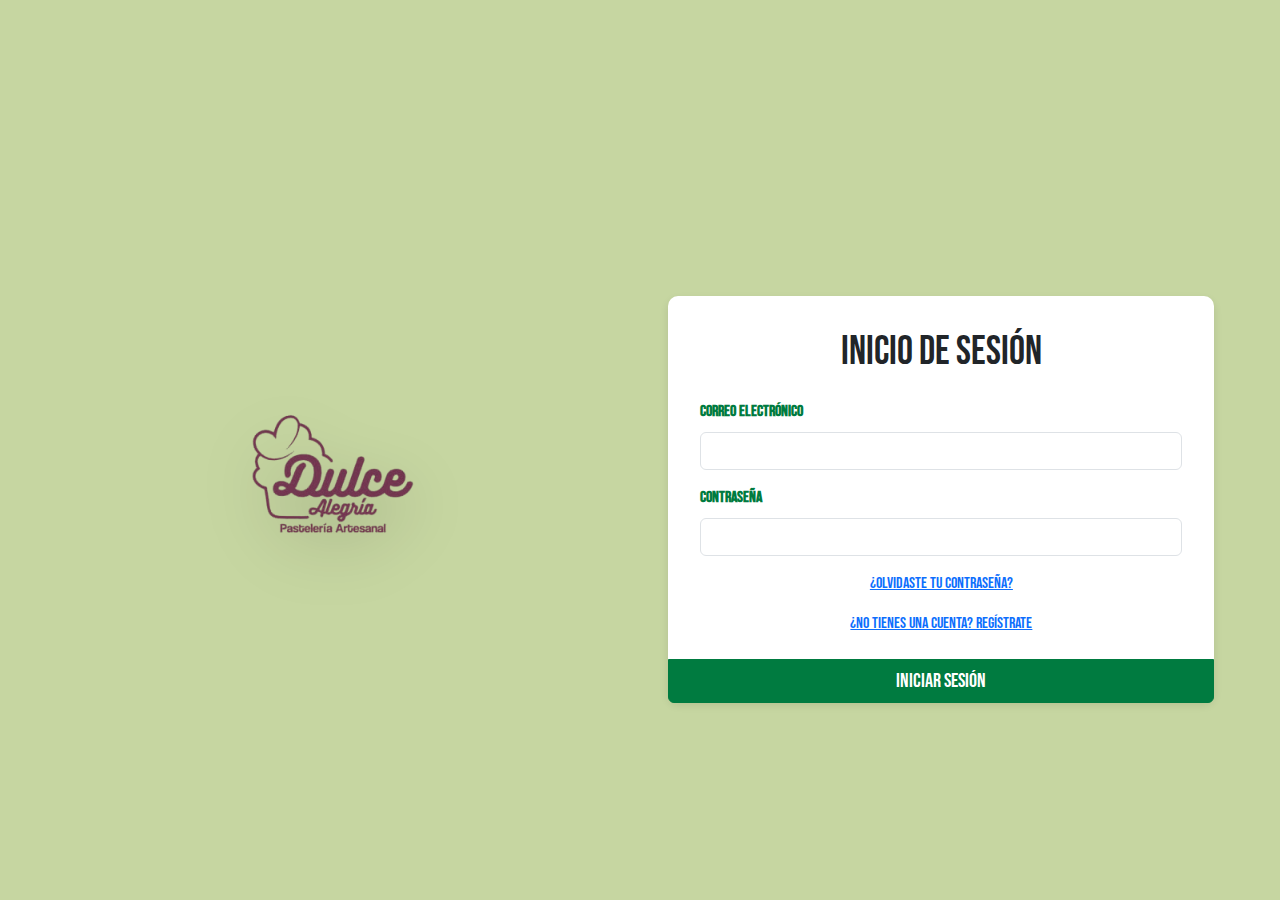
<file: Dulce Alegría/pages/InicioSesion.html>
<!DOCTYPE html>
<html lang="es">
<head>
    <meta charset="UTF-8">
    <meta name="viewport" content="width=device-width, initial-scale=1.0">
    <title>Inicio de Sesión | Dulce Alegría</title>
    <link rel="icon" type="image/x-icon" href="../media/iconlogo.ico">
    <link href="https://cdn.jsdelivr.net/npm/bootstrap@5.3.3/dist/css/bootstrap.min.css" rel="stylesheet" integrity="sha384-QWTKZyjpPEjISv5WaRU9OFeRpok6YctnYmDr5pNlyT2bRjXh0JMhjY6hW+ALEwIH" crossorigin="anonymous">
    <link rel="stylesheet" href="https://cdnjs.cloudflare.com/ajax/libs/font-awesome/6.5.2/css/all.min.css" integrity="sha512-SnH5WK+bZxgPHs44uWIX+LLJAJ9/2PkPKZ5QiAj6Ta86w+fsb2TkcmfRyVX3pBnMFcV7oQPJkl9QevSCWr3W6A==" crossorigin="anonymous" referrerpolicy="no-referrer" />
    <link rel="preconnect" href="https://fonts.googleapis.com">
    <link rel="preconnect" href="https://fonts.gstatic.com" crossorigin>
    <link href="https://fonts.googleapis.com/css2?family=Bebas+Neue&display=swap" rel="stylesheet">
    <link rel="stylesheet" href="../css/style.css">
    <link rel="stylesheet" href="../css/iniciosesion.css">
</head>
<body>
    <div class="container mt-5">
        <div class="row justify-content-center">
            <div class="col-md-6 d-flex align-items-center justify-content-center">
                <a href="../index.html">
                    <img src="../media/logo.png" alt="Logo" class="img-fluid" style="max-width: 80%;">
                </a>
            </div>
            <div class="col-md-6 mt-3">
                <div class="card">
                    <div class="card-body">
                        <h1 class="text-center mb-4">Inicio de Sesión</h1>
                        <div id="alert-container"></div>
                        <form action="#">
                            <div class="mb-3">
                                <label for="email" class="form-label">Correo Electrónico</label>
                                <input type="email" class="form-control texto-dulce" id="email" name="email" required>
                            </div>
                            <div class="mb-3">
                                <label for="password" class="form-label">Contraseña</label>
                                <input type="password" class="form-control texto-dulce" id="password" name="password" required>
                            </div>
                            <button type="submit" class="btn btn-primary w-100">Iniciar Sesión</button>
                        </form>
                        <div class="text-center mt-3">
                            <a href="#">¿Olvidaste tu contraseña?</a>
                        </div>
                        <div class="text-center mt-3">
                            <a href="Registro.html">¿No tienes una cuenta? Regístrate</a>
                        </div>
                    </div>
                </div>
            </div>
        </div>
    </div>

    <script src="https://cdn.jsdelivr.net/npm/bootstrap@5.3.3/dist/js/bootstrap.bundle.min.js" integrity="sha384-YvpcrYf0tY3lHB60NNkmXc5s9fDVZLESaAA55NDzOxhy9GkcIdslK1eN7N6jIeHz" crossorigin="anonymous"></script>
    
</body>
</html>
</file>
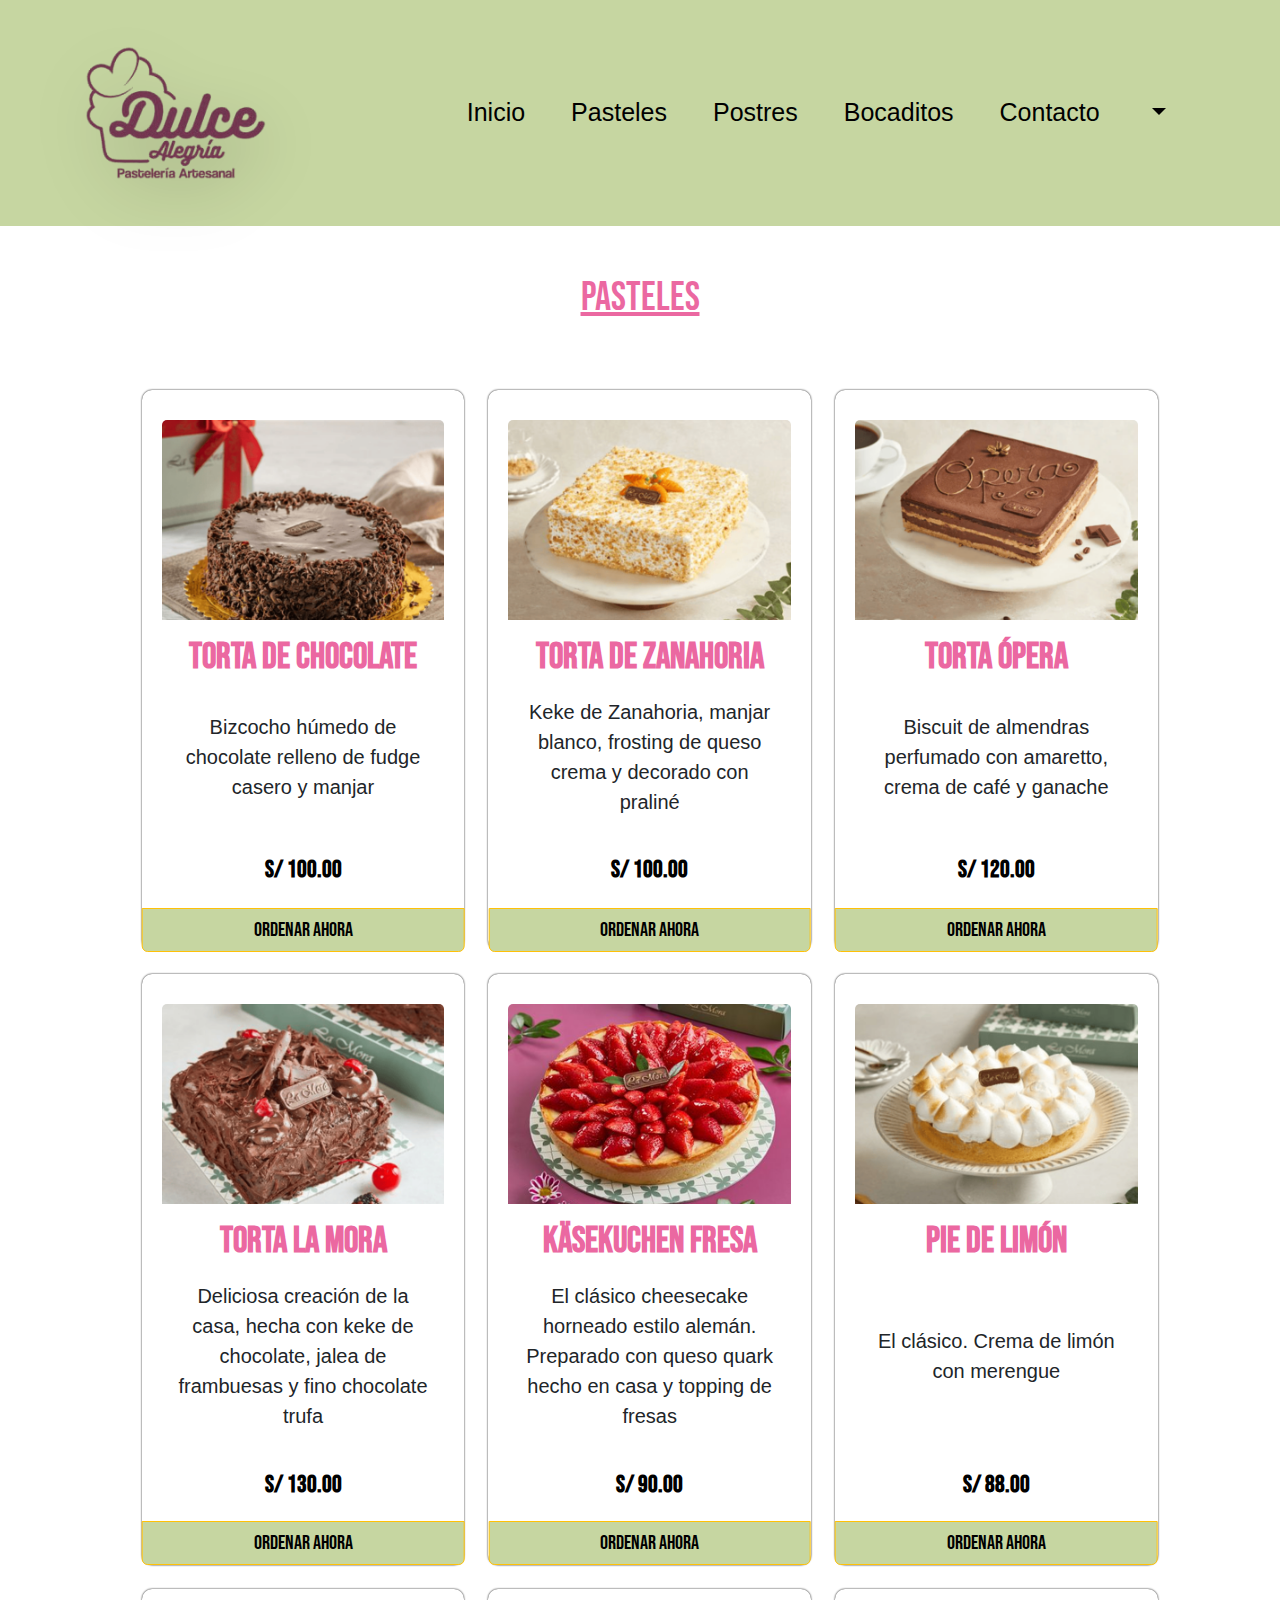
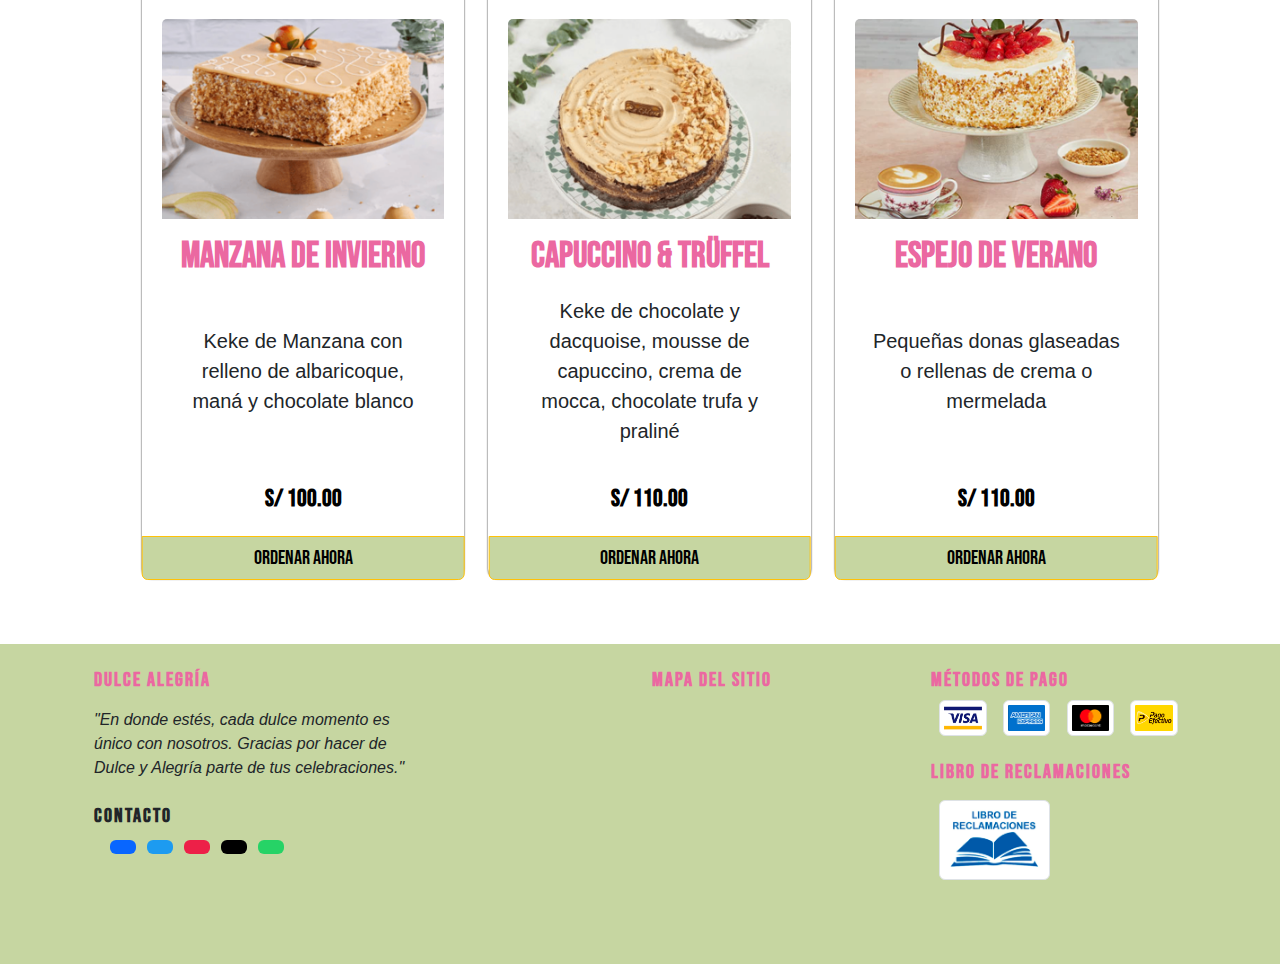
<file: Dulce Alegría/pages/Pasteles.html>
<!DOCTYPE html>
<html lang="es">
<head>
    <meta charset="UTF-8">
    <meta name="viewport" content="width=device-width, initial-scale=1.0">
    <title>Pasteles | Dulce Alegría</title>
    <link rel="icon" type="image/x-icon" href="../media/iconlogo.ico">
    <link href="https://cdn.jsdelivr.net/npm/bootstrap@5.3.3/dist/css/bootstrap.min.css" rel="stylesheet" integrity="sha384-QWTKZyjpPEjISv5WaRU9OFeRpok6YctnYmDr5pNlyT2bRjXh0JMhjY6hW+ALEwIH" crossorigin="anonymous">
    <link rel="stylesheet" href="https://cdnjs.cloudflare.com/ajax/libs/font-awesome/6.5.2/css/all.min.css" integrity="sha512-SnH5WK+bZxgPHs44uWIX+LLJAJ9/2PkPKZ5QiAj6Ta86w+fsb2TkcmfRyVX3pBnMFcV7oQPJkl9QevSCWr3W6A==" crossorigin="anonymous" referrerpolicy="no-referrer" />
    <link rel="preconnect" href="https://fonts.googleapis.com">
    <link rel="preconnect" href="https://fonts.gstatic.com" crossorigin>
    <link href="https://fonts.googleapis.com/css2?family=Bebas+Neue&display=swap" rel="stylesheet">
    <script src="https://code.jquery.com/jquery-3.6.0.min.js"></script>
    <link rel="stylesheet" href="../css/style.css">
    <link rel="stylesheet" href="../css/Pasteles.css">
</head>
<body>
  <nav class="navbar navbar-expand-lg bg-body-tertiary" style="background-color: #C6D6A1 !important;">
    <div class="container-fluid">
        <a class="navbar-brand" href="../index.html">
            <img class="sombra" src="../media/logo.png" alt="Logo" width="200" height="200" class="d-inline-block align-text-top">
        </a>
      <button class="navbar-toggler" type="button" data-bs-toggle="collapse" data-bs-target="#navbarSupportedContent" aria-controls="navbarSupportedContent" aria-expanded="false" aria-label="Toggle navigation">
        <span class="navbar-toggler-icon"></span>
      </button>
      <div class="collapse navbar-collapse texto-dulce" id="navbarSupportedContent">
        <ul class="navbar-nav ms-auto mb-2 mb-lg-0">
          <li class="nav-item">
            <a class="nav-link active" aria-current="page" href="../index.html">Inicio</a>
          </li>
          <li class="nav-item">
            <a class="nav-link active" href="Pasteles.html">Pasteles</a>
          </li>
          <li class="nav-item">
            <a class="nav-link active" href="Postres.html">Postres</a>
          </li>
          <li class="nav-item">
            <a class="nav-link active" href="Bocaditos.html">Bocaditos</a>
          </li>
          <li class="nav-item">
            <a class="nav-link active" href="#footer"> Contacto </a> 
          </li>
          <li class="nav-item dropdown" id="user-menu">
            <a class="nav-link active dropdown-toggle" href="#" role="button" data-bs-toggle="dropdown" aria-expanded="false">
              <i class="fas fa-user"></i>
            </a>
            <ul class="dropdown-menu">
              <li><a class="dropdown-item" href="../pages/InicioSesion.html">Inicio de Sesión</a></li>
              <li><a class="dropdown-item" href="../pages/Registro.html">Registro</a></li>
            </ul>
          </li>
          <li class="nav-item"> 
            <a class="carrito" href="../pages/Delivery.html">
              <i class="fa-solid fa-cart-shopping" style="color: #000000; margin-top: 13px;"></i>
            </a>
        </li>
        </ul>
      </div>
    </div>
  </nav>
    
  <div class="container mt-5">
      <h1 class="d-flex justify-content-center mt-5" style="color: #EB68A1; text-decoration: underline">Pasteles</h1>
      <div id="alert-container"></div>
      <section class="productos">
        <div class="row">
            <div class="col-lg-4 col-md-6 col-sm-12 mb-4">
                <div class="card">
                    <img src="../media/torta-chocolate.png" class="card-img-top" alt="Torta Chocolate">
                    <div class="card-body">
                        <h5 class="card-title">Torta de Chocolate</h5>
                        <p class="card-text">Bizcocho húmedo de chocolate relleno de fudge casero y manjar</p>
                        <p class="card-price">S/ 100.00</p>
                        <a href="#" class="btn btn-warning mt-2 order-button color" >Ordenar Ahora</a>
                    </div>
                </div>
            </div>
            <div class="col-lg-4 col-md-6 col-sm-12 mb-4">
                <div class="card">
                    <img src="../media/torta-zanahoria.png" class="card-img-top" alt="Torta Zanahoria">
                    <div class="card-body">
                        <h5 class="card-title">Torta de Zanahoria</h5>
                        <p class="card-text">Keke de Zanahoria, manjar blanco, frosting de queso crema y decorado con praliné</p>
                        <p class="card-price">S/ 100.00</p>
                        <a href="#" class="btn btn-warning mt-2 order-button color" >Ordenar Ahora</a>
                    </div>
                </div>
            </div>
            <div class="col-lg-4 col-md-6 col-sm-12 mb-4">
                <div class="card">
                    <img src="../media/torta-opera.png" class="card-img-top" alt="Torta Opera">
                    <div class="card-body">
                        <h5 class="card-title">Torta Ópera</h5>
                        <p class="card-text">Biscuit de almendras perfumado con amaretto, crema de café y ganache</p>
                        <p class="card-price">S/ 120.00</p>
                        <a href="#" class="btn btn-warning mt-2 order-button color" >Ordenar Ahora</a>
                    </div>
                </div>
            </div>
            <div class="col-lg-4 col-md-6 col-sm-12 mb-4">
                <div class="card">
                    <img src="../media/torta-mora.png" class="card-img-top" alt="Torta Mora">
                    <div class="card-body">
                        <h5 class="card-title">Torta La Mora</h5>
                        <p class="card-text">Deliciosa creación de la casa, hecha con keke de chocolate, jalea de frambuesas y fino chocolate trufa</p>
                        <p class="card-price">S/ 130.00</p>
                        <a href="#" class="btn btn-warning mt-2 order-button color" >Ordenar Ahora</a>
                    </div>
                </div>
            </div>
            <div class="col-lg-4 col-md-6 col-sm-12 mb-4">
                <div class="card">
                    <img src="../media/Käsekuchen-Fresa.png" class="card-img-top" alt="Kasekuchen Fresa">
                    <div class="card-body">
                        <h5 class="card-title">Käsekuchen Fresa</h5>
                        <p class="card-text">El clásico cheesecake horneado estilo alemán. Preparado con queso quark hecho en casa y topping de fresas</p>
                        <p class="card-price">S/ 90.00</p>
                        <a href="#" class="btn btn-warning mt-2 order-button color" >Ordenar Ahora</a>
                    </div>
                </div>
            </div>
            <div class="col-lg-4 col-md-6 col-sm-12 mb-4">
                <div class="card">
                    <img src="../media/pie-de-limon.png" class="card-img-top" alt="Pie Limon">
                    <div class="card-body">
                        <h5 class="card-title">Pie de Limón</h5>
                        <p class="card-text">El clásico. Crema de limón con merengue</p>
                        <p class="card-price">S/ 88.00</p>
                        <a href="#" class="btn btn-warning mt-2 order-button color" >Ordenar Ahora</a>
                    </div>
                </div>
            </div>
            <div class="col-lg-4 col-md-6 col-sm-12 mb-4">
                <div class="card">
                    <img src="../media/manzana-invierno.png" class="card-img-top" alt="Manzana invierno">
                    <div class="card-body">
                        <h5 class="card-title">Manzana de Invierno</h5>
                        <p class="card-text">Keke de Manzana con relleno de albaricoque, maná y chocolate blanco</p>
                        <p class="card-price">S/ 100.00</p>
                        <a href="#" class="btn btn-warning mt-2 order-button color" >Ordenar Ahora</a>
                    </div>
                </div>
            </div>
            <div class="col-lg-4 col-md-6 col-sm-12 mb-4">
                <div class="card">
                    <img src="../media/capuccino-truffel.png" class="card-img-top" alt="Capuccino truffel">
                    <div class="card-body">
                        <h5 class="card-title">Capuccino & Trüffel</h5>
                        <p class="card-text">Keke de chocolate y dacquoise, mousse de capuccino, crema de mocca, chocolate trufa y praliné</p>
                        <p class="card-price">S/ 110.00</p>
                        <a href="#" class="btn btn-warning mt-2 order-button color" >Ordenar Ahora</a>
                    </div>
                </div>
            </div>
            <div class="col-lg-4 col-md-6 col-sm-12 mb-4">
                <div class="card">
                    <img src="../media/espejo-verano.png" class="card-img-top" alt="Espejo verano">
                    <div class="card-body">
                        <h5 class="card-title">Espejo de Verano</h5>
                        <p class="card-text">Pequeñas donas glaseadas o rellenas de crema o mermelada</p>
                        <p class="card-price">S/ 110.00</p>
                        <a href="#" class="btn btn-warning mt-2 order-button color" >Ordenar Ahora</a>
                    </div>
                </div>
            </div>
        </div>
    </section>
  </div>

  <footer id="footer">
    <div class="container p-4">
      <div class="row">
        <div class="col-lg-6 col-md-12 mb-4">
          <h5 class="mb-3" style="letter-spacing: 2px; color: #EB68A1;">Dulce Alegría</h5>
          <p class="mb-4 texto-dulce" style="font-style: italic;">
            "En donde estés, cada dulce momento es
            <br>
            único con nosotros. Gracias por hacer de
            <br>
            Dulce y Alegría parte de tus celebraciones."
          </p>
          <h5 class="mb-2 " style="letter-spacing: 2px; color: c; font-weight: bold;">Contacto</h5>
          <div class="container">
            <section class="mb-4">
              <a class="btn text-white btn-floating m-1" style="background-color: #0866ff;" href="#footer"  role="button"><i class="fab fa-facebook-f"></i></a>
              <a class="btn text-white btn-floating m-1" style="background-color: #1d9bf0;" href="#footer"  role="button"><i class="fab fa-twitter"></i></a>
              <a class="btn text-white btn-floating m-1" style="background-color: #ed2048;" href="#footer"  role="button"><i class="fab fa-instagram"></i></a>
              <a class="btn text-white btn-floating m-1" style="background-color: #000000;" href="#footer"  role="button"><i class="fab fa-tiktok"></i></a>
              <a class="btn text-white btn-floating m-1" style="background-color: #26d366;" href="#footer"  role="button"><i class="fab fa-whatsapp"></i></a>
            </section>
          </div>
        </div>
        <div class="col-lg-3 col-md-6 mb-4">
          <h5 class="mb-3" style="letter-spacing: 2px; color: #EB68A1">Mapa del Sitio</h5>
          <div class="mapa">
            <iframe src="https://www.google.com/maps/embed?pb=!1m17!1m12!1m3!1d975.216938717923!2d-77.03439173038214!3d-12.121199688051727!2m3!1f0!2f0!3f0!3m2!1i1024!2i768!4f13.1!3m2!1m1!2zMTLCsDA3JzE2LjMiUyA3N8KwMDInMDEuNSJX!5e0!3m2!1ses!2spe!4v1717560423430!5m2!1ses!2spe" 
            width="200" height="200" style="border:0;" allowfullscreen="" loading="lazy" referrerpolicy="no-referrer-when-downgrade"></iframe>
          </div>
        </div>
        <div class="col-lg-3 col-md-6 mb-2">
          <h5 class="mb-0" style="letter-spacing: 2px; color: #EB68A1; font-weight: bold;">Métodos de Pago</h5>
          <div class="d-flex flex-row bd-highlight mb-3">
            <div class="p-2 bd-highlight flex-*-shrink-1"><img src="../media/visaicon.png" class="img-thumbnail"></div>
            <div class="p-2 bd-highlight flex-*-shrink-1"><img src="../media/amexpicon.png" class="img-thumbnail"></div>
            <div class="p-2 bd-highlight flex-*-shrink-1"><img src="../media/mastercardicon.png" class="img-thumbnail"></div>
            <div class="p-2 bd-highlight flex-*-shrink-1"><img src="../media/pageficon.png" class="img-thumbnail"></div>
          </div>
          <h5 class="" style="letter-spacing: 2px; color: #EB68A1; font-weight: bold;">Libro de Reclamaciones</h5>
          <div class="p-2 bd-highlight flex-*-shrink-1" style="width: 50%;"><img src="../media/librec.png" class="img-thumbnail"></div>
        </div>
      </div>
    </div>
  </footer>
  <script src="https://cdn.jsdelivr.net/npm/bootstrap@5.3.3/dist/js/bootstrap.bundle.min.js" integrity="sha384-YvpcrYf0tY3lHB60NNkmXc5s9fDVZLESaAA55NDzOxhy9GkcIdslK1eN7N6jIeHz" crossorigin="anonymous"></script>
  
</body>
</html>
</file>
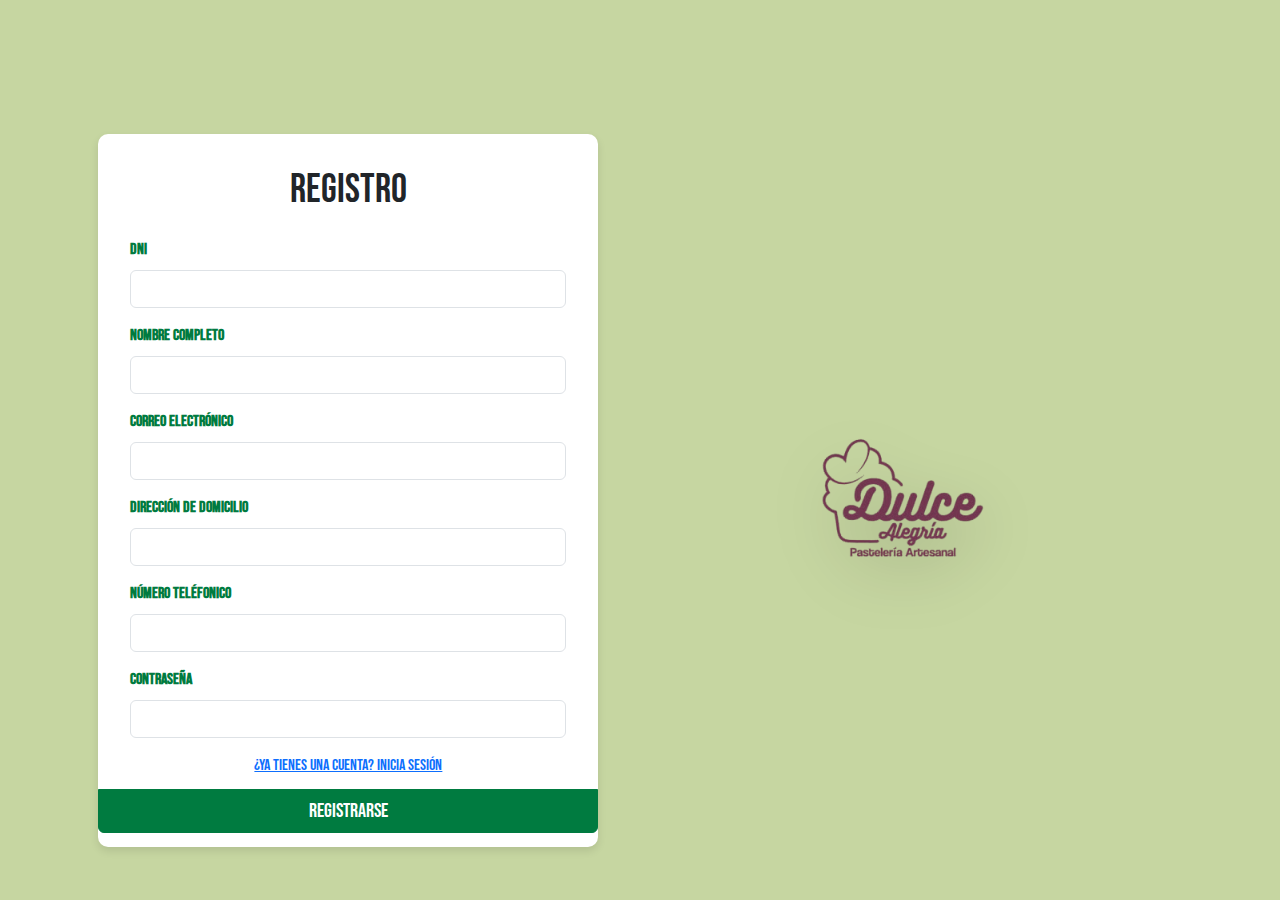
<file: Dulce Alegría/pages/Registro.html>
<!DOCTYPE html>
<html lang="es">
<head>
    <meta charset="UTF-8">
    <meta name="viewport" content="width=device-width, initial-scale=1.0">
    <title>Registro | Dulce Alegría</title>
    <link rel="icon" type="image/x-icon" href="../media/iconlogo.ico">
    <link href="https://cdn.jsdelivr.net/npm/bootstrap@5.3.3/dist/css/bootstrap.min.css" rel="stylesheet" integrity="sha384-QWTKZyjpPEjISv5WaRU9OFeRpok6YctnYmDr5pNlyT2bRjXh0JMhjY6hW+ALEwIH" crossorigin="anonymous">
    <link rel="stylesheet" href="https://cdnjs.cloudflare.com/ajax/libs/font-awesome/6.5.2/css/all.min.css" integrity="sha512-SnH5WK+bZxgPHs44uWIX+LLJAJ9/2PkPKZ5QiAj6Ta86w+fsb2TkcmfRyVX3pBnMFcV7oQPJkl9QevSCWr3W6A==" crossorigin="anonymous" referrerpolicy="no-referrer" />
    <link rel="preconnect" href="https://fonts.googleapis.com">
    <link rel="preconnect" href="https://fonts.gstatic.com" crossorigin>
    <link href="https://fonts.googleapis.com/css2?family=Bebas+Neue&display=swap" rel="stylesheet">
    <link rel="stylesheet" href="../css/style.css">
    <link rel="stylesheet" href="../css/registro.css">
</head>
<body>
    <div class="container mt-5">
        <div class="row justify-content-center">
            <div class="col-md-6">
                <div class="card">
                    <div class="card-body">
                        <h1 class="text-center mb-4">Registro</h1>
                        <div id="alert-container"></div>
                        <form action="#">
                            <div class="mb-3">
                                <label for="dni" class="form-label">DNI</label>
                                <input type="text" class="form-control texto-dulce" id="dni" name="dni" required>
                            </div>
                            <div class="mb-3">
                                <label for="nombres" class="form-label">Nombre Completo</label>
                                <input type="text" class="form-control texto-dulce" id="nombres" name="nombres" required>
                            </div>
                            <div class="mb-3">
                                <label for="email" class="form-label">Correo Electrónico</label>
                                <input type="email" class="form-control texto-dulce" id="email" name="email" required>
                            </div>
                            <div class="mb-3">
                                <label for="direccion" class="form-label">Dirección de Domicilio</label>
                                <input type="text" class="form-control texto-dulce" id="direccion" name="direccion" required>
                            </div>
                            <div class="mb-3">
                                <label for="telefono" class="form-label">Número Teléfonico</label>
                                <input type="text" class="form-control texto-dulce" id="telefono" name="telefono" required>
                            </div>
                            <div class="mb-3">
                                <label for="contrasena" class="form-label">Contraseña</label>
                                <input type="password" class="form-control texto-dulce" id="contrasena" name="contrasena" required>
                            </div>
                            <button type="submit" class="btn btn-primary w-100">Registrarse</button>
                        </form>
                        <div class="text-center mt-3">
                            <a href="InicioSesion.html">¿Ya tienes una cuenta? Inicia sesión</a>
                        </div>
                    </div>
                </div>
            </div>
            <div class="col-md-6 d-flex align-items-center justify-content-center mt-5">
                <a href="../index.html">
                    <img src="../media/logo.png" alt="Logo" class="img-fluid" style="max-width: 80%;">
                </a>
            </div>
        </div>
    </div>

    <script src="https://cdn.jsdelivr.net/npm/bootstrap@5.3.3/dist/js/bootstrap.bundle.min.js" integrity="sha384-YvpcrYf0tY3lHB60NNkmXc5s9fDVZLESaAA55NDzOxhy9GkcIdslK1eN7N6jIeHz" crossorigin="anonymous"></script>

</body>
</html>
</file>
<file: Dulce Alegría/css/style.css>
body{
    font-family: "Bebas Neue", sans-serif;
}

.container-fluid{
    font-weight: bold;
    margin-left: 5%;
    margin-right: 5%;
}

.nav-item{
    font-size: 25px;
    margin-left: 30px;
    font-family: "Montserrat", sans-serif;
}

.dropdown-item{
    font-size: 15px;
}

.mb-3{
    color: #007B40;
    font-weight: bold;
}

.card{
    border: none !important;
    margin: 3%;
    height: 100%;
    width: 100%;
}

.card .btn{
    position: absolute;
    top: 95%;
    left: 50%;
    transform: translate(-50%, -50%);
    -ms-transform: translate(-50%, -50%);
    font-size: 20px;
    cursor: pointer;
    width: 100%;
    height: auto;
    border-top-left-radius: 0px;
    border-top-right-radius: 0px;
}

.float{
	position:fixed;
	width:60px;
	height:60px;
	bottom:40px;
	right:40px;
	background-color:#25d366;
	color:#FFF;
	border-radius:50px;
	text-align:center;
    font-size:30px;
	box-shadow: 2px 2px 3px #999;
    z-index:100;
}

.my-float{
	margin-top:13px;
}

footer{
    background-color: #C6D6A1;
}

.sombra{
    filter: drop-shadow(
        0 20px 30px rgba(0, 0, 0, .2)
    )
}

.card-img, .card-img-bottom, .card-img-top {
    width: 100%;
    height: 300px;
}

@media (max-width: 768px) {
    .navbar-brand img {
        width: 200px;
        height: auto;
    }
    .nav-item {
        font-size: 20px;
        margin-left: 10px;
    }
    .card {
        width: 100%;
        margin: 10px 0;
    }
    .card .btn {
        font-size: 18px;
    }
}

@media (max-width: 576px) {
    .navbar-brand img {
        width: 150px;
        height: auto;
    }
    .nav-item {
        font-size: 18px;
        margin-left: 5px;
    }
    .card {
        width: 100%;
        margin: 5px 0;
    }
    .card .btn {
        font-size: 16px;
    }
}
.productos {
    display: flex;
    flex-wrap: wrap;
    justify-content: center;
    gap: 20px;
    padding: 50px;
}

.productos .card {
    flex: 1 1 calc(30% - 20px);
    text-align: center;
    padding: 30px 20px;
    box-sizing: border-box;
    box-shadow: 0px 0px 2px black !important;
    border-radius: 10px;
    min-height: 300px;
    display: flex;
    flex-direction: column;
    justify-content: space-between;
    transition: transform 0.2s;
}

.productos .card:hover {
    border-color: #C78C19;
    transform: scale(1.05);
}

.productos .card:active {
    border-color: #088C19;
}

.productos .card-title {
    font-size: 36px;
    font-weight: bold;
    color: #EB68A1;
}

.productos .card:hover .card-title {
    font-size: 38px;
}

.productos .card-text {
    font-size: 20px;
    font-family: "Montserrat", sans-serif;
}

.productos .card-price {
    font-size: 24px;
    font-weight: bold;
    color: black;
    margin-top: 10px;
}
.color{
    background-color: #C6D6A1;
}
.texto-dulce {
    font-family: "Montserrat", sans-serif;
    font-weight: normal;
}
</file>
<file: Dulce Alegría/css/Bocaditos.css>
body {
    font-family: "Bebas Neue", sans-serif;
}

.container-fluid {
    font-weight: bold;
    margin-left: 5%;
    margin-right: 5%;
}

.nav-item {
    font-size: 25px;
    margin-left: 30px;
    font-family: "Montserrat", sans-serif;
}

.dropdown-item {
    font-size: 15px;
}
.mb-3 {
    color: #007B40;
    font-weight: bold;
}

.card {
    border: none !important;
    margin: 3%;
    height: 100%;
    width: 100%;
}

.card .btn {
    position: absolute;
    top: 95%;
    left: 50%;
    transform: translate(-50%, -50%);
    -ms-transform: translate(-50%, -50%);
    font-size: 20px;
    cursor: pointer;
    width: 100%;
    height: auto;
    border-top-left-radius: 0px;
    border-top-right-radius: 0px;
}

.float {
	position:fixed;
	width:60px;
	height:60px;
	bottom:40px;
	right:40px;
	background-color:#25d366;
	color:#FFF;
	border-radius:50px;
	text-align:center;
    font-size:30px;
	box-shadow: 2px 2px 3px #999;
    z-index:100;
}

.my-float {
	margin-top:13px;
}

footer {
    background-color: #C6D6A1;
}

.sombra {
    filter: drop-shadow(0 20px 30px rgba(0, 0, 0, .2));
}

.card {
    height: 100%;
    display: flex;
    flex-direction: column;
}

.card-body {
    flex: 1;
    display: flex;
    flex-direction: column;
    justify-content: space-between;
}

.card-img-top {
    object-fit: contain;
    height: 300px;
    width: 100%;
}

.productos {
    display: flex;
    flex-wrap: wrap;
    justify-content: center;
    gap: 20px;
    padding: 50px;
}

.productos .card {
    flex: 1 1 calc(30% - 20px);
    text-align: center;
    padding: 30px 20px;
    box-sizing: border-box;
    box-shadow: 0px 0px 2px black !important;
    border-radius: 10px;
    min-height: 300px;
    display: flex;
    flex-direction: column;
    justify-content: space-between;
    transition: transform 0.2s;
}

.productos .card:hover {
    border-color: #C78C19;
    transform: scale(1.05);
}

.productos .card:active {
    border-color: #088C19;
}

.productos .card-title {
    font-size: 36px;
    font-weight: bold;
    color: #EB68A1;
}

.productos .card:hover .card-title {
    font-size: 38px;
}

.productos .card-text {
    font-size: 20px;
    font-family: "Montserrat", sans-serif;
}

.productos .card-price {
    font-size: 24px;
    font-weight: bold;
    color: black;
    margin-top: 10px;
}

@media (max-width: 768px) {
    .navbar-brand img {
        width: 200px;
        height: auto;
    }
    .nav-item {
        font-size: 20px;
        margin-left: 10px;
    }
    .card {
        width: 100%;
        margin: 10px 0;
    }
    .card .btn {
        font-size: 18px;
    }
}

@media (max-width: 576px) {
    .navbar-brand img {
        width: 150px;
        height: auto;
    }
    .nav-item {
        font-size: 18px;
        margin-left: 5px;
    }
    .card {
        width: 100%;
        margin: 5px 0;
    }
    .card .btn {
        font-size: 16px;
    }
}

.color{
    background-color: #C6D6A1;
}
.texto-dulce {
    font-family: "Montserrat", sans-serif;
    font-weight: normal;
}
</file>
<file: Dulce Alegría/css/delivery.css>
body {
    font-family: 'Bebas Neue', sans-serif;
    background-color: #f8f9fa;
}

.card {
    border: 1px solid #ced4da;
    border-radius: 10px;
    box-shadow: 0 4px 8px rgba(0, 0, 0, 0.1);
    transition: transform 0.2s;
    display: flex;
    flex-direction: column;
}

.card-body {
    padding: 2rem;
    flex-grow: 1;
}

.card-title {
    font-size: 36px;
    font-weight: bold;
    color: #C21807;
}

.card-text {
    font-size: 20px;
    font-family: "Montserrat", sans-serif;
}

.form-label {
    font-weight: bold;
    color: #007B40;
}

.btn-primary {
    background-color: #007B40;
    border-color: #007B40;
}

.btn-primary:hover {
    background-color: #00592d;
    border-color: #00592d;
}

.footer {
    background-color: #C6D6A1;
    padding: 2rem 0;
    text-align: center;
}

.footer h5 {
    color: #007B40;
}

.footer p {
    color: #333;
}

.footer a {
    color: #007B40;
    text-decoration: none;
}

.footer a:hover {
    color: #00592d;
}

.btn-danger {
    background-color: #dc3545;
    border-color: #dc3545;
}

.btn-danger:hover {
    background-color: #c82333;
    border-color: #bd2130;
}

.list-group-item {
    display: flex;
    flex-direction: column;
    align-items: start;
}

.list-group-item img {
    width: 50px;
    height: auto;
    margin-right: 10px;
}

.list-group-item strong {
    flex-grow: 1;
    margin-right: 10px;
    font-size: 1.2rem;
}

.list-group-item .d-flex {
    justify-content: space-between;
    align-items: center;
    width: 100%;
}

.list-group-item .me-2 {
    margin-left: 10px;
}

.list-group-item .text-danger {
    margin-left: 10px;
}

@media (max-width: 768px) {
    .list-group-item img {
        width: 40px;
    }

    .list-group-item strong {
        font-size: 1rem;
    }

    .list-group-item span {
        font-size: 0.9rem;
    }

    .list-group-item .d-flex {
        flex-direction: column;
        align-items: start;
    }
}

@media (max-width: 576px) {
    .navbar-brand img {
        width: 150px;
        height: auto;
    }
    .nav-item {
        font-size: 18px;
        margin-left: 5px;
    }
    .card {
        width: 100%;
        margin: 5px 0;
    }
    .card .btn {
        font-size: 16px;
    }
}
.texto-dulce {
    font-family: "Montserrat", sans-serif;
    font-weight: normal;
}
</file>
<file: Dulce Alegría/css/iniciosesion.css>
body {
    font-family: 'Bebas Neue', sans-serif;
    background-color: #C6D6A1;
    height: 100vh;
    display: flex;
    justify-content: center;
    align-items: center;
    margin: 0;
}

.card {
    border: 1px solid #ced4da;
    border-radius: 10px;
    box-shadow: 0 4px 8px rgba(0, 0, 0, 0.1);
}

.card-body {
    padding: 2rem;
}

.form-label {
    font-weight: bold;
}

.btn-primary {
    background-color: #007B40;
    border-color: #007B40;
}

.btn-primary:hover {
    background-color: #00592d;
    border-color: #00592d;
}

.img-fluid {
    max-width: 100%;
    height: auto;
}

img {
    filter: drop-shadow(0 20px 30px rgba(0, 0, 0, .2));
}

@media (max-width: 768px) {
    .container {
        padding: 1rem;
    }
    .card-body {
        padding: 1.5rem;
    }
    h1 {
        font-size: 1.5rem;
    }
    .form-label {
        font-size: 1rem;
    }
    .btn {
        font-size: 1rem;
        padding: 0.5rem 1rem;
    }
    .text-center {
        font-size: 0.9rem;
    }
}

@media (max-width: 576px) {
    .container {
        padding: 0.5rem;
    }
    .card-body {
        padding: 1rem;
    }
    h1 {
        font-size: 1.2rem;
    }
    .form-label {
        font-size: 0.9rem;
    }
    .btn {
        font-size: 0.9rem;
        padding: 0.4rem 0.8rem;
    }
    .text-center {
        font-size: 0.8rem;
    }
    .img-fluid {
        max-width: 80%;
    }
}
.texto-dulce {
    font-family: "Montserrat", sans-serif;
    font-weight: normal;
}
</file>
<file: Dulce Alegría/css/Pasteles.css>
body{
    font-family: "Bebas Neue", sans-serif;
}

.container-fluid{
    font-weight: bold;
    margin-left: 5%;
    margin-right: 5%;
}

.nav-item{
    font-size: 25px;
    margin-left: 30px;
    font-family: "Montserrat", sans-serif;
}

.dropdown-item{
    font-size: 15px;
}

.phone{
    color: #009C40;
}

.mb-3{
    color: #007B40;
    font-weight: bold;
}

.card{
    border: none !important;
    margin: 3%;
    height: 100%;
    width: 100%;
}

.card .btn{
    position: absolute;
    top: 95%;
    left: 50%;
    transform: translate(-50%, -50%);
    -ms-transform: translate(-50%, -50%);
    font-size: 20px;
    cursor: pointer;
    width: 100%;
    height: auto;
    border-top-left-radius: 0px;
    border-top-right-radius: 0px;
}

.float{
	position:fixed;
	width:60px;
	height:60px;
	bottom:40px;
	right:40px;
	background-color:#25d366;
	color:#FFF;
	border-radius:50px;
	text-align:center;
    font-size:30px;
	box-shadow: 2px 2px 3px #999;
    z-index:100;
}

.my-float{
	margin-top:13px;
}

footer{
    background-color: #C6D6A1;
}

.sombra{
    filter: drop-shadow(
        0 20px 30px rgba(0, 0, 0, .2)
    )
}

.productos {
    display: flex;
    flex-wrap: wrap;
    justify-content: center;
    gap: 20px;
    padding: 50px;
}

.productos .card {
    flex: 1 1 calc(30% - 20px);
    text-align: center;
    padding: 30px 20px;
    box-sizing: border-box;
    border: 2px solid #000000;
    border-radius: 10px;
    min-height: 300px;
    display: flex;
    flex-direction: column;
    justify-content: space-between;
    transition: transform 0.2s;
}

.productos .card:hover {
    border-color: #C78C19;
    transform: scale(1.05);
}

.productos .card:active {
    border-color: #088C19;
}

.productos .card-title {
    font-size: 36px;
    font-weight: bold;
    color: #EB68A1;
}

.productos .card:hover .card-title {
    font-size: 38px;
}

.productos .card-text {
    font-size: 20px;
    font-family: "Montserrat", sans-serif;
}

.productos .card-price {
    font-size: 24px;
    font-weight: bold;
    color:black;
    margin-top: 10px;
}

.productos .card {
    height: 100%;
    display: flex;
    flex-direction: column;
    box-shadow: 0px 0px 2px black;
}

.productos .card-body {
    flex: 1;
    display: flex;
    flex-direction: column;
    justify-content: space-between;
}

.productos .card-img-top {
    object-fit: cover;
    height: 200px;
}

@media (max-width: 768px) {
    .navbar-brand img {
        width: 200px;
        height: auto;
    }
    .nav-item {
        font-size: 20px;
        margin-left: 10px;
    }
    .card {
        width: 100%;
        margin: 10px 0;
    }
    .card .btn {
        font-size: 18px;
    }
}

@media (max-width: 576px) {
    .navbar-brand img {
        width: 150px;
        height: auto;
    }
    .nav-item {
        font-size: 18px;
        margin-left: 5px;
    }
    .card {
        width: 100%;
        margin: 5px 0;
    }
    .card .btn {
        font-size: 16px;
    }
}

.color{
    background-color: #C6D6A1;
}
.texto-dulce {
    font-family: "Montserrat", sans-serif;
    font-weight: normal;
}
</file>
<file: Dulce Alegría/css/registro.css>
body {
    font-family: 'Bebas Neue', sans-serif;
    background-color: #C6D6A1;
    height: 100vh;
    display: flex;
    justify-content: center;
    align-items: center;
    margin: 0;
    padding: 20px;
}

.card {
    border: 1px solid #ced4da;
    border-radius: 10px;
    box-shadow: 0 4px 8px rgba(0, 0, 0, 0.1);
    margin-bottom: 20px;
    width: 100%;
    max-width: 500px;
}

.card-body {
    padding: 2rem;
}

.form-label {
    font-weight: bold;
    color: #007B40;
}

.btn-primary {
    background-color: #007B40;
    border-color: #007B40;
}

.btn-primary:hover {
    background-color: #00592d;
    border-color: #00592d;
}

.img-fluid {
    max-width: 100%;
    height: auto;
}

img {
    filter: drop-shadow(0 20px 30px rgba(0, 0, 0, .2));
}

@media (max-width: 768px) {
    .container {
        padding: 1rem;
    }
    .card-body {
        padding: 1.5rem;
    }
    h1 {
        font-size: 1.5rem;
    }
    .form-label {
        font-size: 1rem;
    }
    .btn {
        font-size: 1rem;
        padding: 0.5rem 1rem;
    }
    .text-center {
        font-size: 0.9rem;
    }
    .img-fluid {
        max-width: 80%;
    }
    img {
        margin-left: auto;
        margin-right: auto;
    }
}

@media (max-width: 576px) {
    .container {
        padding: 0.5rem;
    }
    .card-body {
        padding: 1rem;
    }
    h1 {
        font-size: 1.2rem;
    }
    .form-label {
        font-size: 0.9rem;
    }
    .btn {
        font-size: 0.9rem;
        padding: 0.4rem 0.8rem;
    }
    .text-center {
        font-size: 0.8rem;
    }
    .img-fluid {
        max-width: 70%;
    }
    img {
        margin-left: auto;
        margin-right: auto;
    }
}
.texto-dulce {
    font-family: "Montserrat", sans-serif;
    font-weight: normal;
}
</file>
